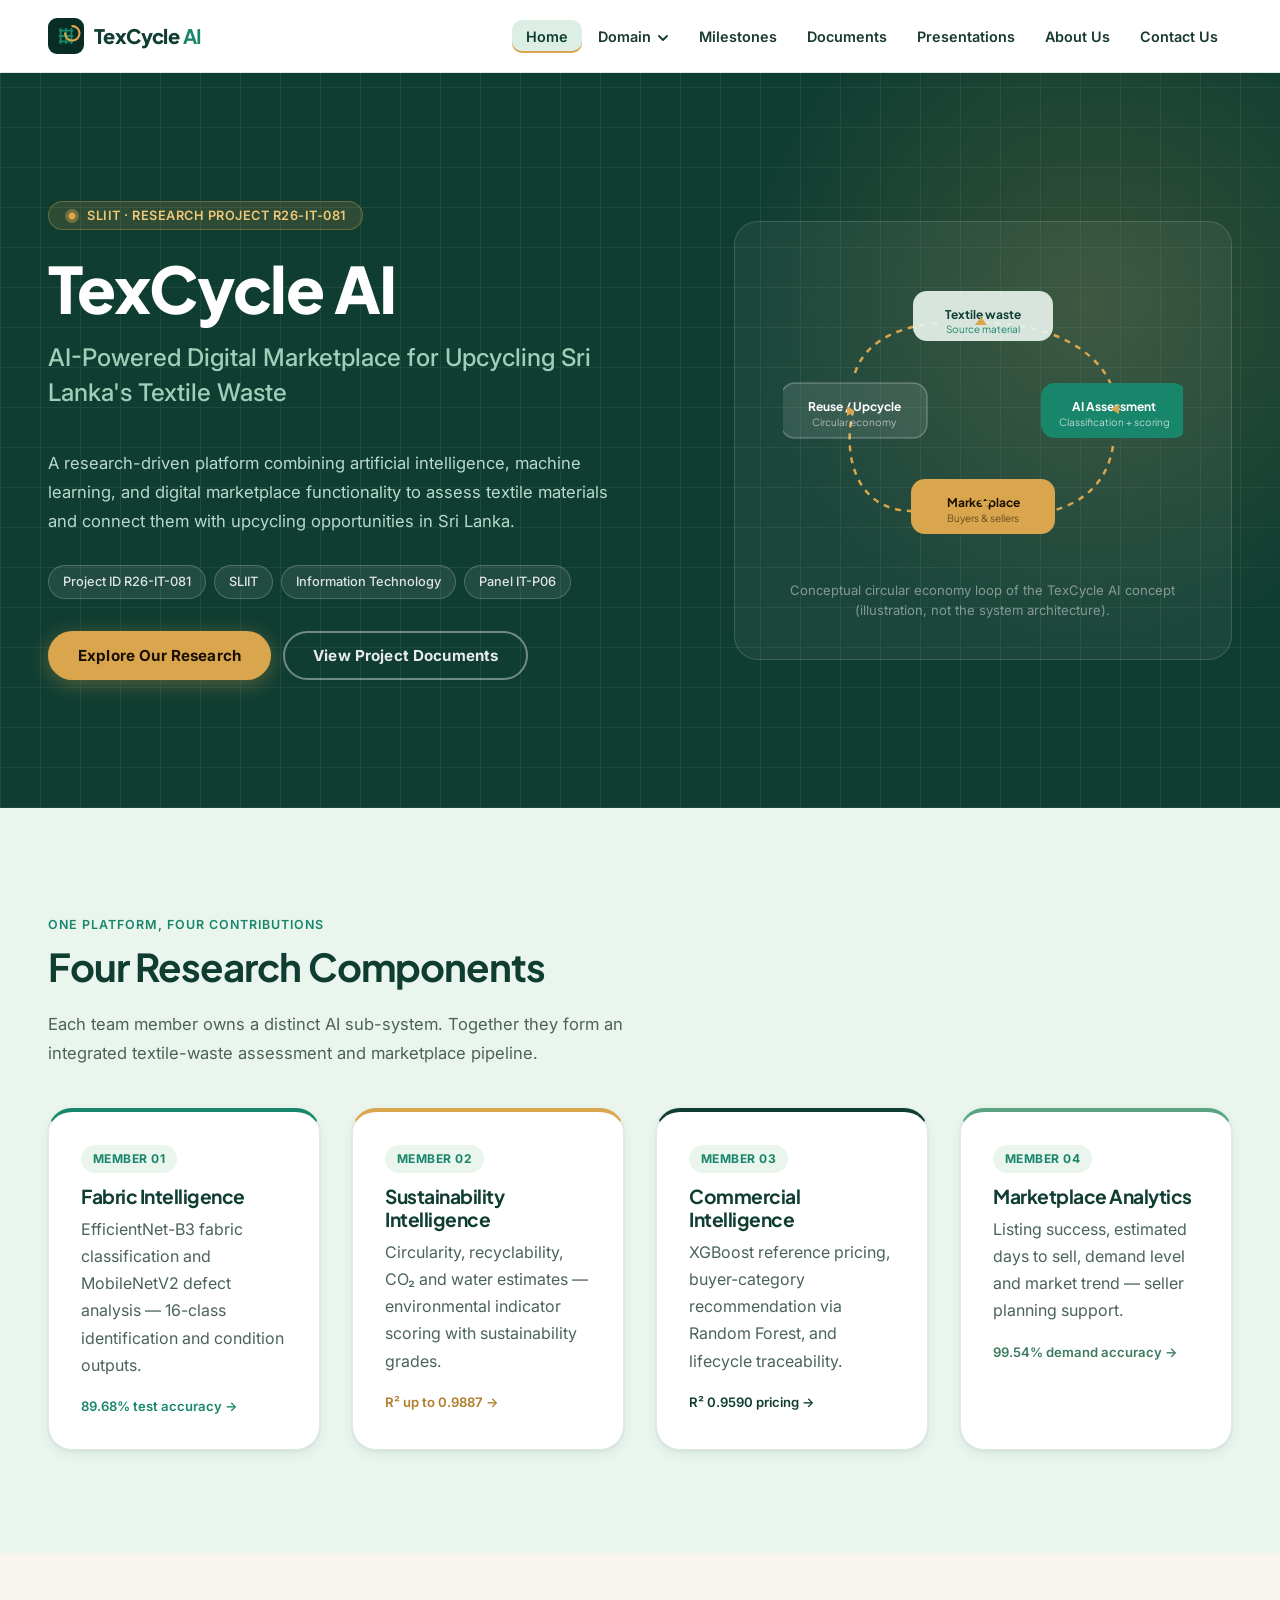
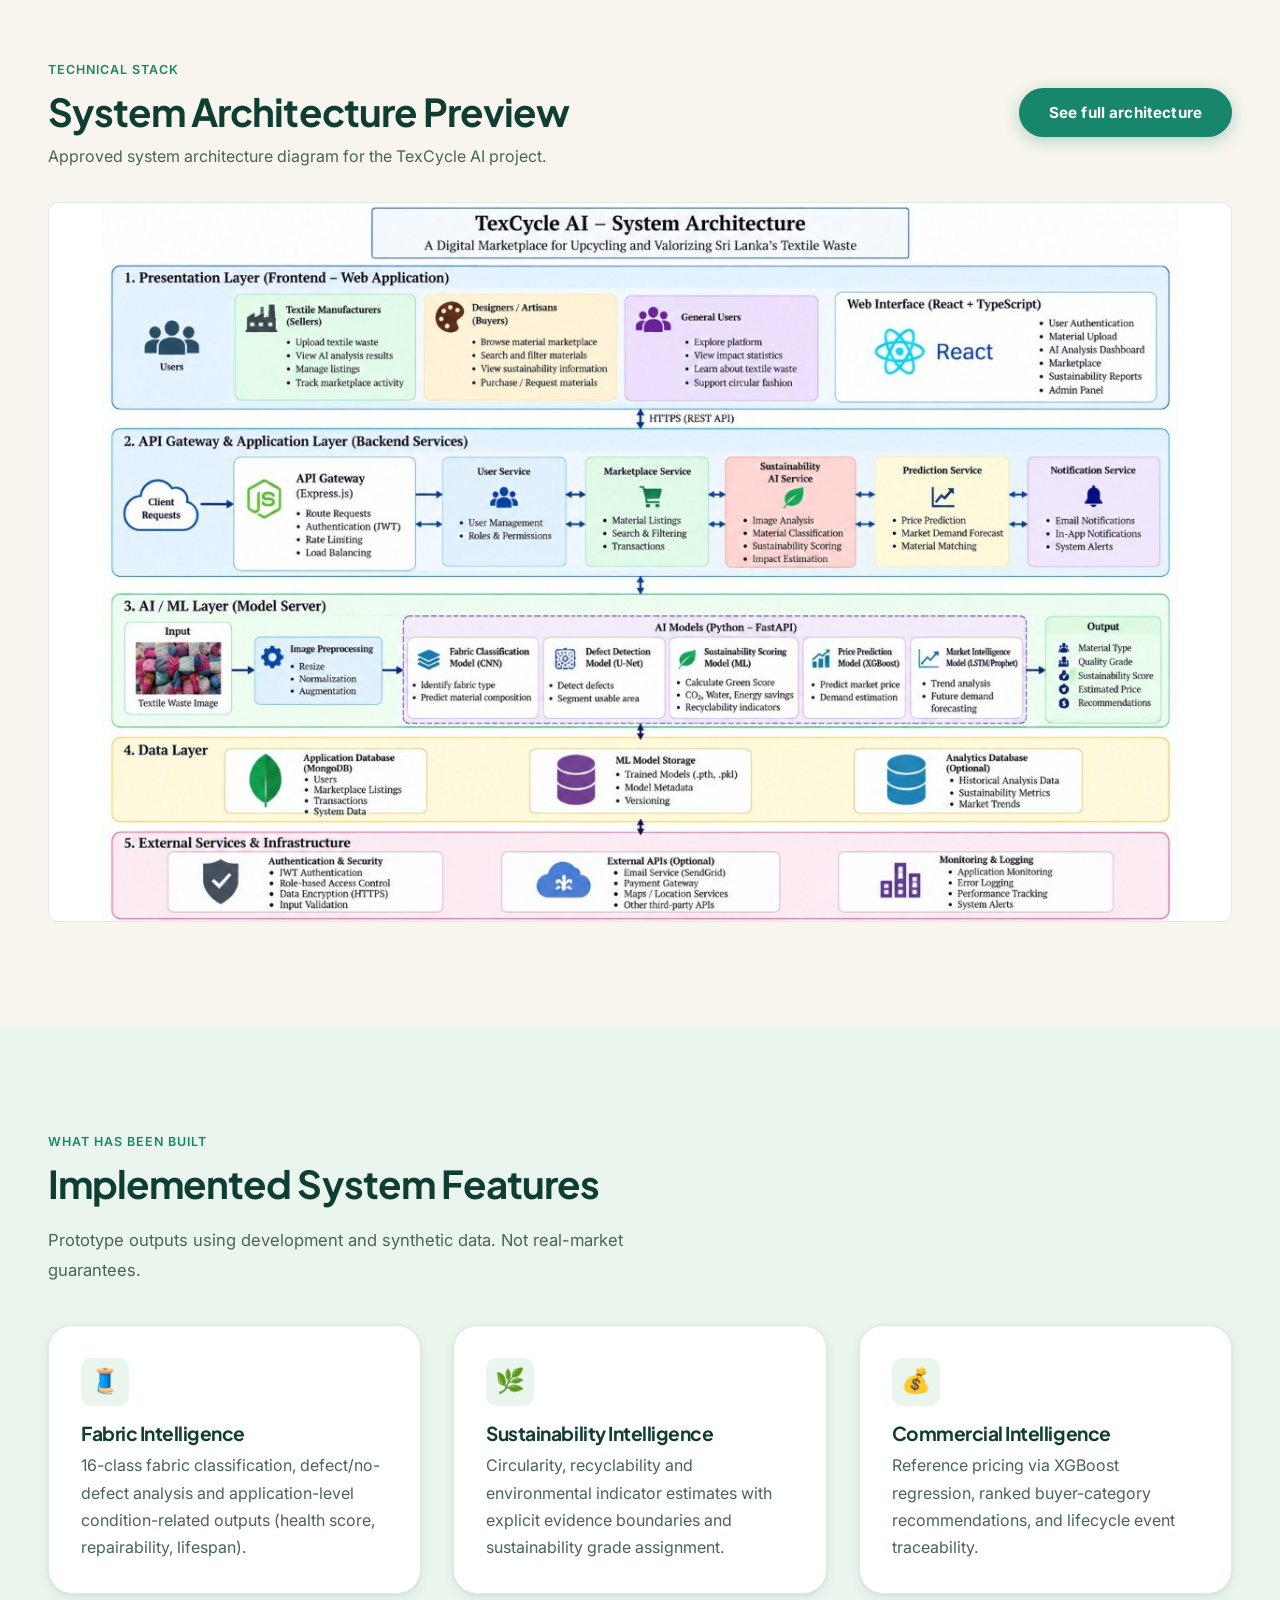
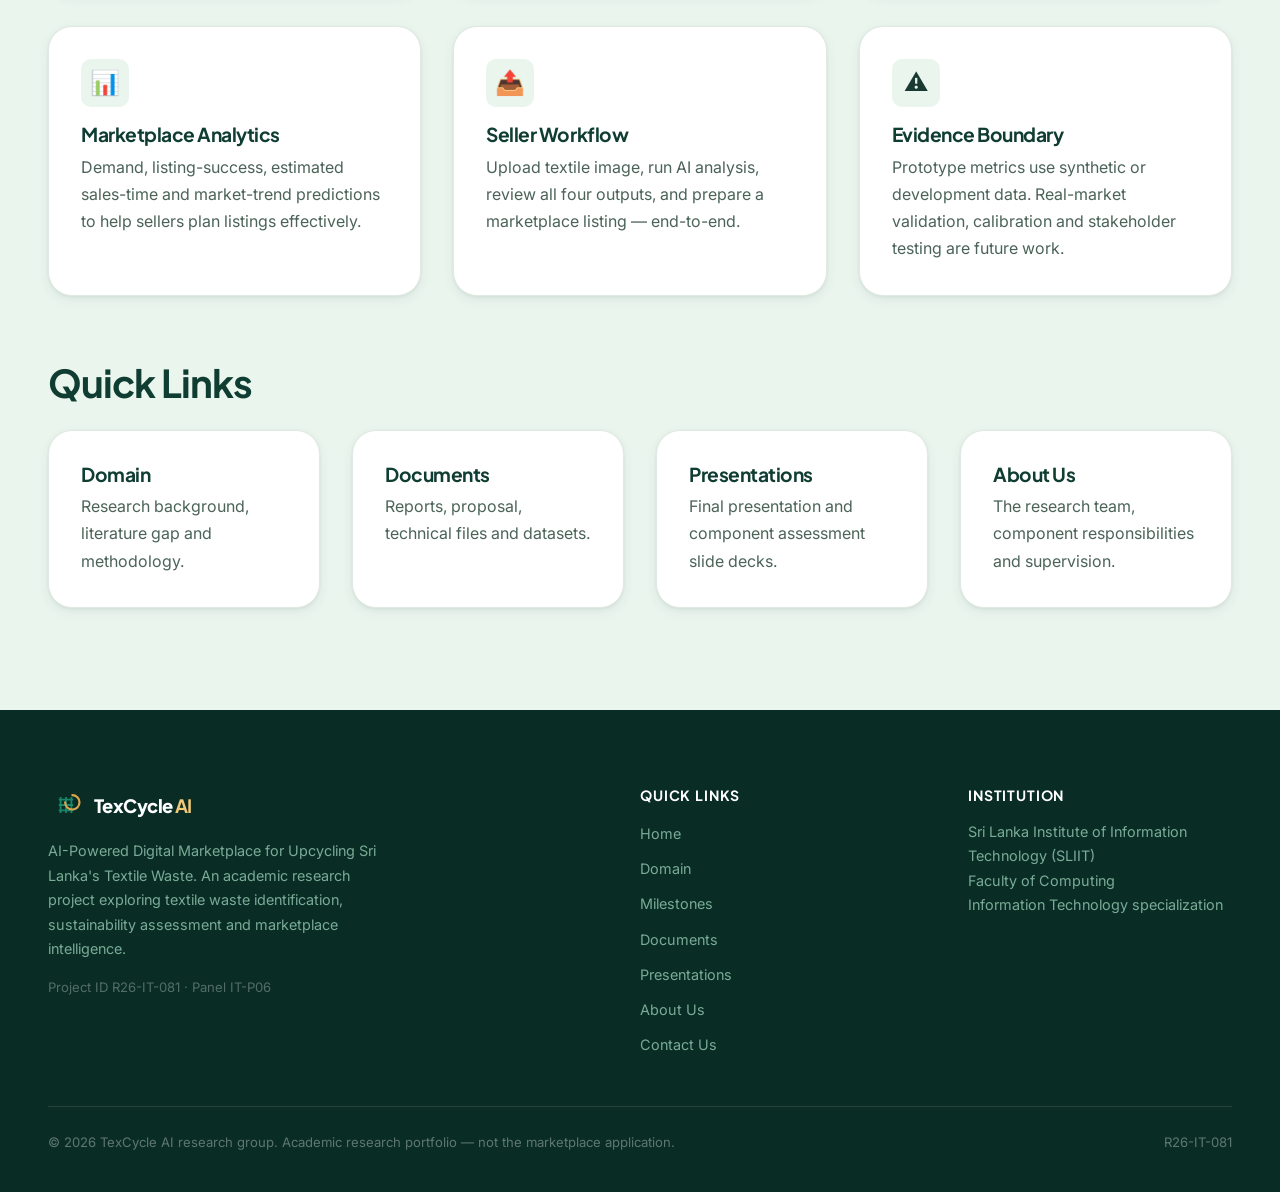
<file: index.html>
<!DOCTYPE html>
<html lang="en">
<head>
<meta charset="utf-8">
<meta name="viewport" content="width=device-width,initial-scale=1">
<title>Home | TexCycle AI — R26-IT-081</title>
<meta name="description" content="TexCycle AI: AI-powered digital marketplace for upcycling Sri Lanka's textile waste. SLIIT research project R26-IT-081.">
<link rel="stylesheet" href="css/style.css">
</head>
<body data-page="home">
<main id="main">

<!-- ═══════════════════════════════════════════════════════════
     HERO
═══════════════════════════════════════════════════════════ -->
<section class="hero">
  <div class="wrap">
    <div class="hero-text">
      <div class="hero-badge">
        <svg width="14" height="14" viewBox="0 0 14 14" fill="none" aria-hidden="true"><circle cx="7" cy="7" r="7" fill="#D9A64E" opacity=".4"/><circle cx="7" cy="7" r="3.5" fill="#D9A64E"/></svg>
        SLIIT · Research Project R26-IT-081
      </div>
      <h1>TexCycle AI<small>AI-Powered Digital Marketplace for Upcycling Sri Lanka's Textile Waste</small></h1>
      <p class="lead">A research-driven platform combining artificial intelligence, machine learning, and digital marketplace functionality to assess textile materials and connect them with upcycling opportunities in Sri Lanka.</p>
      <div class="chips">
        <span class="chip">Project ID R26-IT-081</span>
        <span class="chip">SLIIT</span>
        <span class="chip">Information Technology</span>
        <span class="chip">Panel IT-P06</span>
      </div>
      <div class="btns">
        <a class="btn btn-gold" href="domain.html">Explore Our Research</a>
        <a class="btn btn-line" href="documents.html">View Project Documents</a>
      </div>
    </div>

    <div class="hero-diagram">
      <figure class="loop">
        <svg viewBox="0 0 400 300" role="img" aria-label="Circular flow: textile waste, AI assessment, marketplace, reuse and upcycling">
          <g fill="none" stroke="#D9A64E" stroke-width="2.5" class="dash">
            <path d="M200 62 C300 62 340 120 330 150"/>
            <path d="M330 185 C320 250 250 262 200 250"/>
            <path d="M130 250 C70 250 60 190 70 150"/>
            <path d="M72 112 C85 70 140 62 160 62"/>
          </g>
          <g font-family="Plus Jakarta Sans,Segoe UI,Arial,sans-serif" font-size="12" font-weight="700" text-anchor="middle">
            <rect x="130" y="30" width="140" height="50" rx="14" fill="rgba(234,245,238,.9)"/>
            <text x="200" y="58" fill="#103D32">Textile waste</text>
            <text x="200" y="72" fill="#18866B" font-size="10" font-weight="400">Source material</text>

            <rect x="258" y="122" width="146" height="55" rx="14" fill="#18866B"/>
            <text x="331" y="150" fill="#fff">AI Assessment</text>
            <text x="331" y="165" fill="rgba(255,255,255,.7)" font-size="10" font-weight="400">Classification + scoring</text>

            <rect x="128" y="218" width="144" height="55" rx="14" fill="#D9A64E"/>
            <text x="200" y="246" fill="#1a0f00">Marketplace</text>
            <text x="200" y="261" fill="rgba(26,15,0,.6)" font-size="10" font-weight="400">Buyers &amp; sellers</text>

            <rect x="-2" y="122" width="146" height="55" rx="14" fill="rgba(255,255,255,.1)" stroke="rgba(255,255,255,.25)" stroke-width="1.5"/>
            <text x="71" y="150" fill="#fff">Reuse / Upcycle</text>
            <text x="71" y="165" fill="rgba(255,255,255,.6)" font-size="10" font-weight="400">Circular economy</text>
          </g>
          <!-- Arrow heads -->
          <g fill="#D9A64E">
            <polygon points="328,148 336,143 336,153"/>
            <polygon points="202,248 196,240 208,240"/>
            <polygon points="72,150 64,145 64,155"/>
            <polygon points="196,62 202,54 208,62" transform="translate(-4,2)"/>
          </g>
        </svg>
        <figcaption>Conceptual circular economy loop of the TexCycle AI concept (illustration, not the system architecture).</figcaption>
      </figure>
    </div>
  </div>
</section>

<!-- ═══════════════════════════════════════════════════════════
     FOUR RESEARCH COMPONENTS
═══════════════════════════════════════════════════════════ -->
<section class="block alt">
  <div class="wrap">
    <p class="section-label">One platform, four contributions</p>
    <h2>Four Research Components</h2>
    <p class="lead" style="margin-bottom:2.5rem">Each team member owns a distinct AI sub-system. Together they form an integrated textile-waste assessment and marketplace pipeline.</p>
    <div class="grid g4">
      <a class="card comp" href="components.html#member-01">
        <span class="tag">Member 01</span>
        <h3>Fabric Intelligence</h3>
        <p>EfficientNet-B3 fabric classification and MobileNetV2 defect analysis — 16-class identification and condition outputs.</p>
        <p style="font-size:.82rem;color:var(--emerald);font-weight:600;margin-top:auto">89.68% test accuracy →</p>
      </a>
      <a class="card comp c2" href="components.html#member-02">
        <span class="tag">Member 02</span>
        <h3>Sustainability Intelligence</h3>
        <p>Circularity, recyclability, CO₂ and water estimates — environmental indicator scoring with sustainability grades.</p>
        <p style="font-size:.82rem;color:var(--gold-d);font-weight:600;margin-top:auto">R² up to 0.9887 →</p>
      </a>
      <a class="card comp c3" href="components.html#member-03">
        <span class="tag">Member 03</span>
        <h3>Commercial Intelligence</h3>
        <p>XGBoost reference pricing, buyer-category recommendation via Random Forest, and lifecycle traceability.</p>
        <p style="font-size:.82rem;color:var(--forest);font-weight:600;margin-top:auto">R² 0.9590 pricing →</p>
      </a>
      <a class="card comp c4" href="components.html#member-04">
        <span class="tag">Member 04</span>
        <h3>Marketplace Analytics</h3>
        <p>Listing success, estimated days to sell, demand level and market trend — seller planning support.</p>
        <p style="font-size:.82rem;color:#3D7A5E;font-weight:600;margin-top:auto">99.54% demand accuracy →</p>
      </a>
    </div>
  </div>
</section>

<!-- ═══════════════════════════════════════════════════════════
     SYSTEM ARCHITECTURE PREVIEW
═══════════════════════════════════════════════════════════ -->
<section class="block">
  <div class="wrap">
    <div style="display:grid;grid-template-columns:1fr auto;gap:2rem;align-items:start;margin-bottom:2rem;flex-wrap:wrap">
      <div>
        <p class="section-label">Technical stack</p>
        <h2 style="margin-bottom:.5rem">System Architecture Preview</h2>
        <p>Approved system architecture diagram for the TexCycle AI project.</p>
      </div>
      <a class="btn btn-green" href="domain.html#architecture" style="white-space:nowrap;align-self:center">See full architecture</a>
    </div>
    <img class="zoomable" src="assets/documents/System_Architecture_Diagram.jpeg" alt="TexCycle AI system architecture diagram" style="display:block;width:100%;height:auto;max-height:720px;object-fit:contain;border:1px solid var(--border);border-radius:var(--r-md);background:#fff">
  </div>
</section>

<!-- ═══════════════════════════════════════════════════════════
     IMPLEMENTED SYSTEM FEATURES
═══════════════════════════════════════════════════════════ -->
<section class="block alt">
  <div class="wrap">
    <p class="section-label">What has been built</p>
    <h2>Implemented System Features</h2>
    <p class="lead" style="margin-bottom:2.5rem">Prototype outputs using development and synthetic data. Not real-market guarantees.</p>
    <div class="grid g3">
      <div class="card">
        <div class="feature-icon">🧵</div>
        <h3>Fabric Intelligence</h3>
        <p>16-class fabric classification, defect/no-defect analysis and application-level condition-related outputs (health score, repairability, lifespan).</p>
      </div>
      <div class="card">
        <div class="feature-icon">🌿</div>
        <h3>Sustainability Intelligence</h3>
        <p>Circularity, recyclability and environmental indicator estimates with explicit evidence boundaries and sustainability grade assignment.</p>
      </div>
      <div class="card">
        <div class="feature-icon">💰</div>
        <h3>Commercial Intelligence</h3>
        <p>Reference pricing via XGBoost regression, ranked buyer-category recommendations, and lifecycle event traceability.</p>
      </div>
      <div class="card">
        <div class="feature-icon">📊</div>
        <h3>Marketplace Analytics</h3>
        <p>Demand, listing-success, estimated sales-time and market-trend predictions to help sellers plan listings effectively.</p>
      </div>
      <div class="card">
        <div class="feature-icon">📤</div>
        <h3>Seller Workflow</h3>
        <p>Upload textile image, run AI analysis, review all four outputs, and prepare a marketplace listing — end-to-end.</p>
      </div>
      <div class="card">
        <div class="feature-icon">⚠️</div>
        <h3>Evidence Boundary</h3>
        <p>Prototype metrics use synthetic or development data. Real-market validation, calibration and stakeholder testing are future work.</p>
      </div>
    </div>

    <h2 style="margin-top:4rem;margin-bottom:1.5rem">Quick Links</h2>
    <div class="grid g4">
      <a class="card" href="domain.html">
        <h3>Domain</h3>
        <p>Research background, literature gap and methodology.</p>
      </a>
      <a class="card" href="documents.html">
        <h3>Documents</h3>
        <p>Reports, proposal, technical files and datasets.</p>
      </a>
      <a class="card" href="presentations.html">
        <h3>Presentations</h3>
        <p>Final presentation and component assessment slide decks.</p>
      </a>
      <a class="card" href="about.html">
        <h3>About Us</h3>
        <p>The research team, component responsibilities and supervision.</p>
      </a>
    </div>
  </div>
</section>

</main>
<script src="js/main.js"></script>
</body>
</html>
</file>
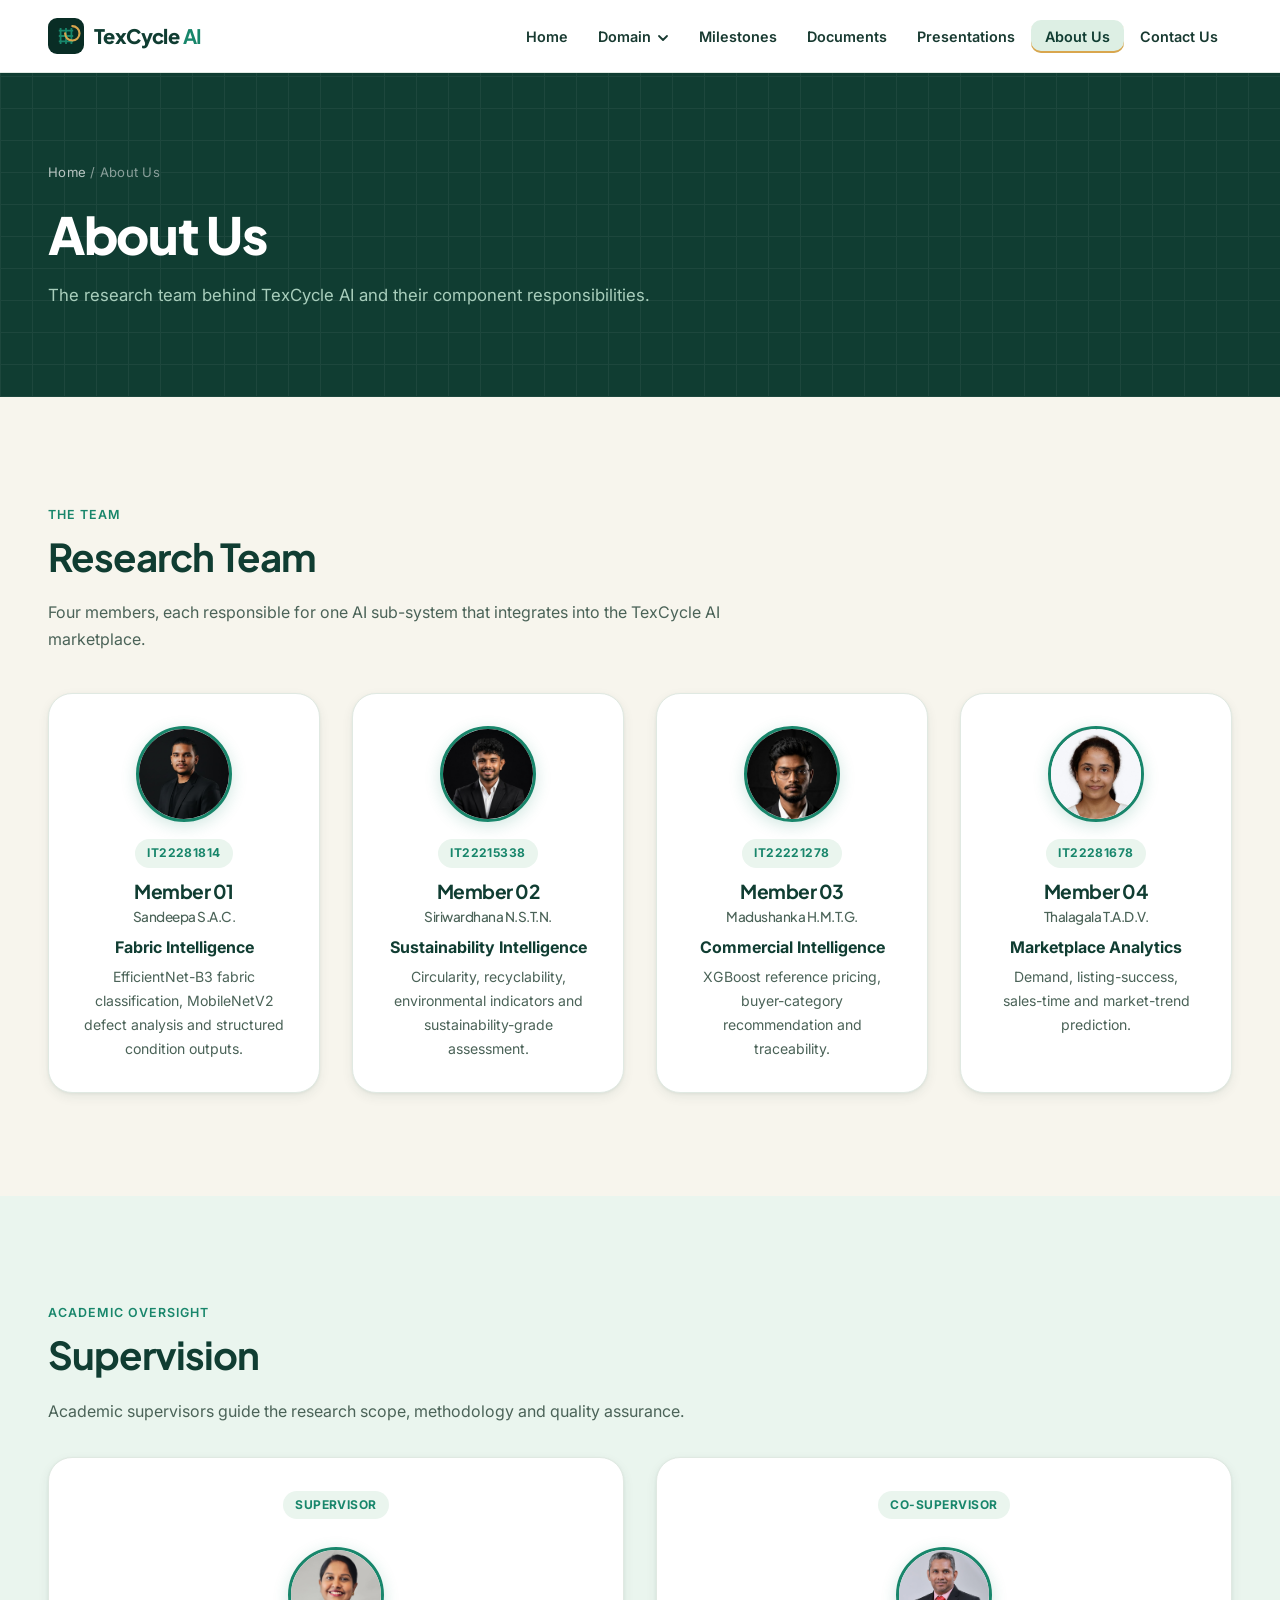
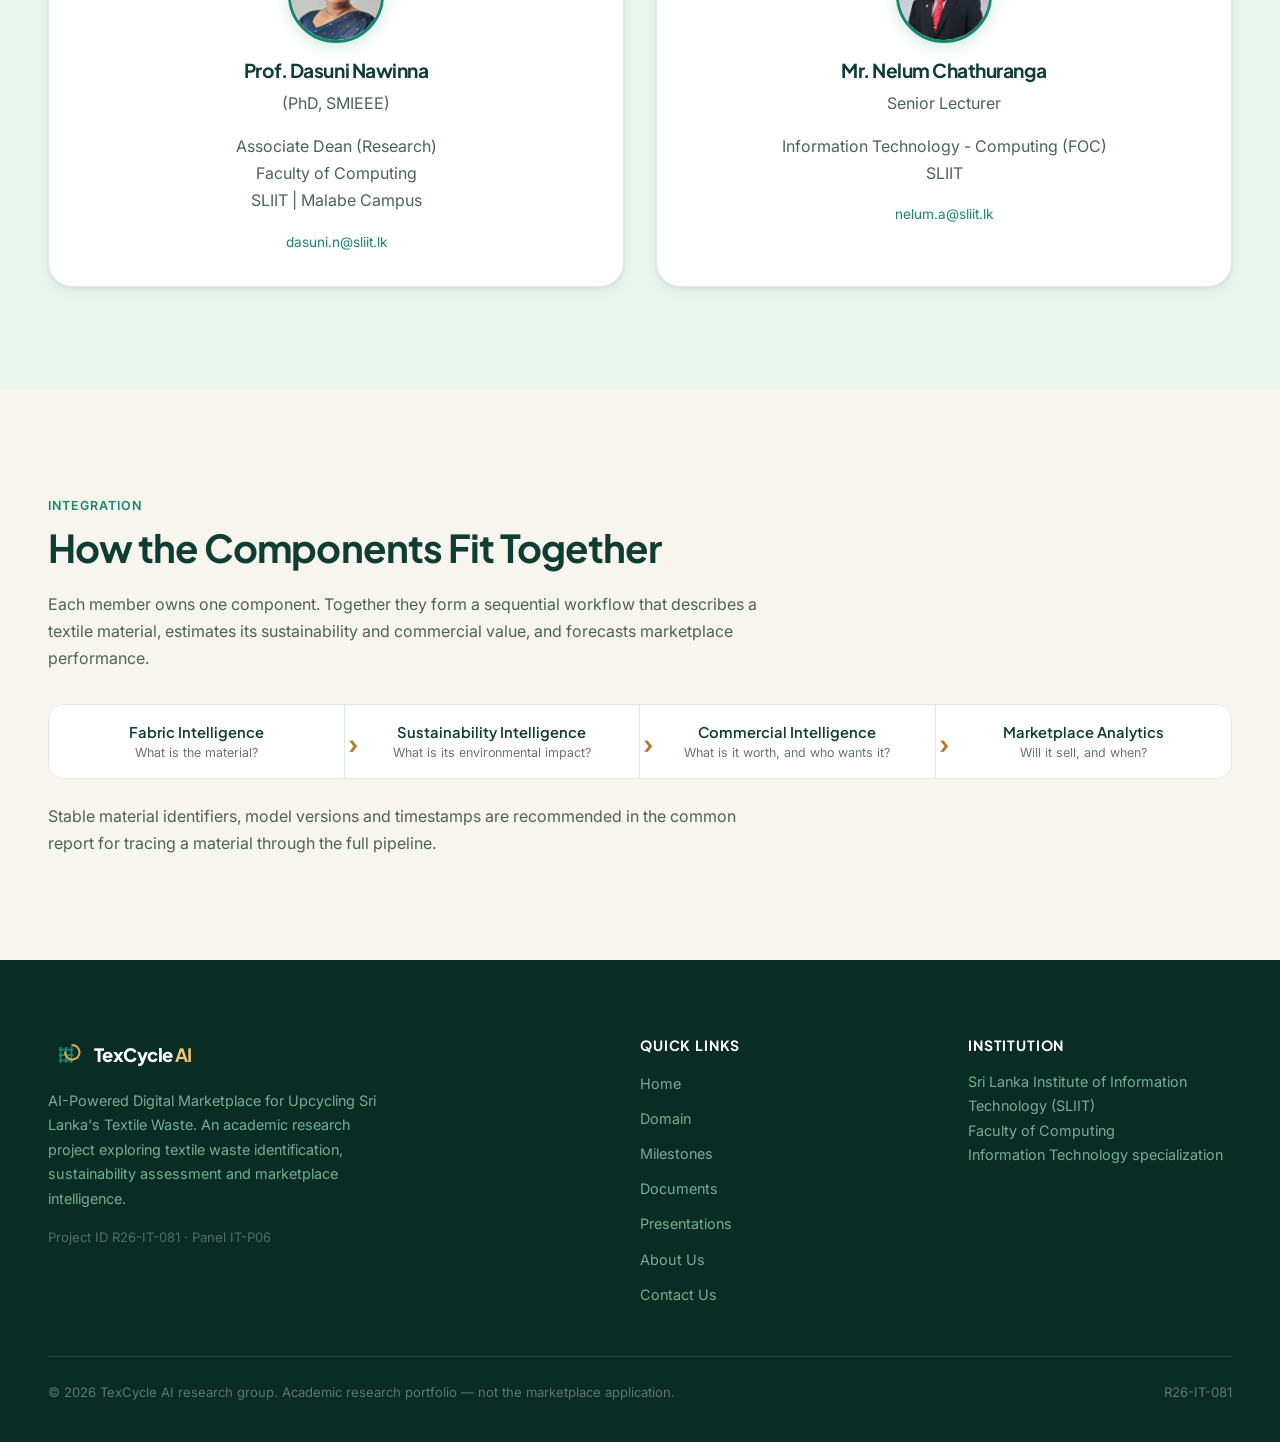
<file: about.html>
<!DOCTYPE html>
<html lang="en">
<head>
<meta charset="utf-8">
<meta name="viewport" content="width=device-width,initial-scale=1">
<title>About Us | TexCycle AI — R26-IT-081</title>
<meta name="description" content="The verified TexCycle AI research team and component responsibilities.">
<link rel="stylesheet" href="css/style.css">
</head>
<body data-page="about">
<main id="main">

<div class="page-head">
  <div class="wrap">
    <div class="crumbs"><a href="index.html">Home</a> / About Us</div>
    <h1>About Us</h1>
    <p>The research team behind TexCycle AI and their component responsibilities.</p>
  </div>
</div>

<!-- Research Team -->
<section class="block">
  <div class="wrap">
    <p class="section-label">The team</p>
    <h2>Research Team</h2>
    <p style="margin-bottom:2.5rem">Four members, each responsible for one AI sub-system that integrates into the TexCycle AI marketplace.</p>
    <div class="grid g4">

      <article class="card" style="text-align:center">
        <img class="member-photo" src="assets/images/chanuka_img.jpeg" alt="Portrait of Sandeepa S.A.C." style="margin:0 auto 16px">
        <span class="tag">IT22281814</span>
        <h3>Member 01<br><span style="font-size:.85rem;font-weight:500;color:var(--text-sec)">Sandeepa S.A.C.</span></h3>
        <p style="font-weight:700;color:var(--forest);margin:.5rem 0 .25rem">Fabric Intelligence</p>
        <p style="font-size:.88rem">EfficientNet-B3 fabric classification, MobileNetV2 defect analysis and structured condition outputs.</p>
      </article>

      <article class="card" style="text-align:center">
        <img class="member-photo" src="assets/images/PHOTO-2026-10-17-12-23-12.jpg" alt="Portrait of Siriwardhana N.S.T.N." style="margin:0 auto 16px">
        <span class="tag">IT22215338</span>
        <h3>Member 02<br><span style="font-size:.85rem;font-weight:500;color:var(--text-sec)">Siriwardhana N.S.T.N.</span></h3>
        <p style="font-weight:700;color:var(--forest);margin:.5rem 0 .25rem">Sustainability Intelligence</p>
        <p style="font-size:.88rem">Circularity, recyclability, environmental indicators and sustainability-grade assessment.</p>
      </article>

      <article class="card" style="text-align:center">
        <img class="member-photo" src="assets/images/PHOTO-2026-10-17-12-28-48.jpg" alt="Portrait of Madushanka H.M.T.G." style="margin:0 auto 16px">
        <span class="tag">IT22221278</span>
        <h3>Member 03<br><span style="font-size:.85rem;font-weight:500;color:var(--text-sec)">Madushanka H.M.T.G.</span></h3>
        <p style="font-weight:700;color:var(--forest);margin:.5rem 0 .25rem">Commercial Intelligence</p>
        <p style="font-size:.88rem">XGBoost reference pricing, buyer-category recommendation and traceability.</p>
      </article>

      <article class="card" style="text-align:center">
        <img class="member-photo" src="assets/images/WhatsApp Image 2026-10-19 at 8.18.18 PM.jpeg" alt="Portrait of Thalagala T.A.D.V." style="margin:0 auto 16px">
        <span class="tag">IT22281678</span>
        <h3>Member 04<br><span style="font-size:.85rem;font-weight:500;color:var(--text-sec)">Thalagala T.A.D.V.</span></h3>
        <p style="font-weight:700;color:var(--forest);margin:.5rem 0 .25rem">Marketplace Analytics</p>
        <p style="font-size:.88rem">Demand, listing-success, sales-time and market-trend prediction.</p>
      </article>

    </div>
  </div>
</section>

<!-- Supervision -->
<section class="block alt">
  <div class="wrap">
    <p class="section-label">Academic oversight</p>
    <h2>Supervision</h2>
    <p style="margin-bottom:2rem">Academic supervisors guide the research scope, methodology and quality assurance.</p>
    <div class="grid g2">
      <article class="card" style="text-align:center">
        <span class="tag">Supervisor</span>
        <img class="member-photo" src="assets/images/supervisor_dasuni.png" alt="Portrait of Prof. Dasuni Nawinna" style="margin:16px auto">
        <h3>Prof. Dasuni Nawinna</h3>
        <p>(PhD, SMIEEE)</p>
        <p>Associate Dean (Research)<br>Faculty of Computing<br>SLIIT | Malabe Campus</p>
        <p class="member-email"><a href="mailto:dasuni.n@sliit.lk">dasuni.n@sliit.lk</a></p>
      </article>
      <article class="card" style="text-align:center">
        <span class="tag">Co-supervisor</span>
        <img class="member-photo" src="assets/images/cosupervisor_nelum.png" alt="Portrait of Mr. Nelum Chathuranga" style="margin:16px auto">
        <h3>Mr. Nelum Chathuranga</h3>
        <p>Senior Lecturer</p>
        <p>Information Technology - Computing (FOC)<br>SLIIT</p>
        <p class="member-email"><a href="mailto:nelum.a@sliit.lk">nelum.a@sliit.lk</a></p>
      </article>
    </div>
  </div>
</section>

<!-- How components fit together -->
<section class="block">
  <div class="wrap">
    <p class="section-label">Integration</p>
    <h2>How the Components Fit Together</h2>
    <p style="margin-bottom:2rem">Each member owns one component. Together they form a sequential workflow that describes a textile material, estimates its sustainability and commercial value, and forecasts marketplace performance.</p>
    <div class="flow">
      <div>Fabric Intelligence<small>What is the material?</small></div>
      <div>Sustainability Intelligence<small>What is its environmental impact?</small></div>
      <div>Commercial Intelligence<small>What is it worth, and who wants it?</small></div>
      <div>Marketplace Analytics<small>Will it sell, and when?</small></div>
    </div>
    <p style="margin-top:1.5rem">Stable material identifiers, model versions and timestamps are recommended in the common report for tracing a material through the full pipeline.</p>
  </div>
</section>

</main>
<script src="js/main.js"></script>
</body>
</html>
</file>
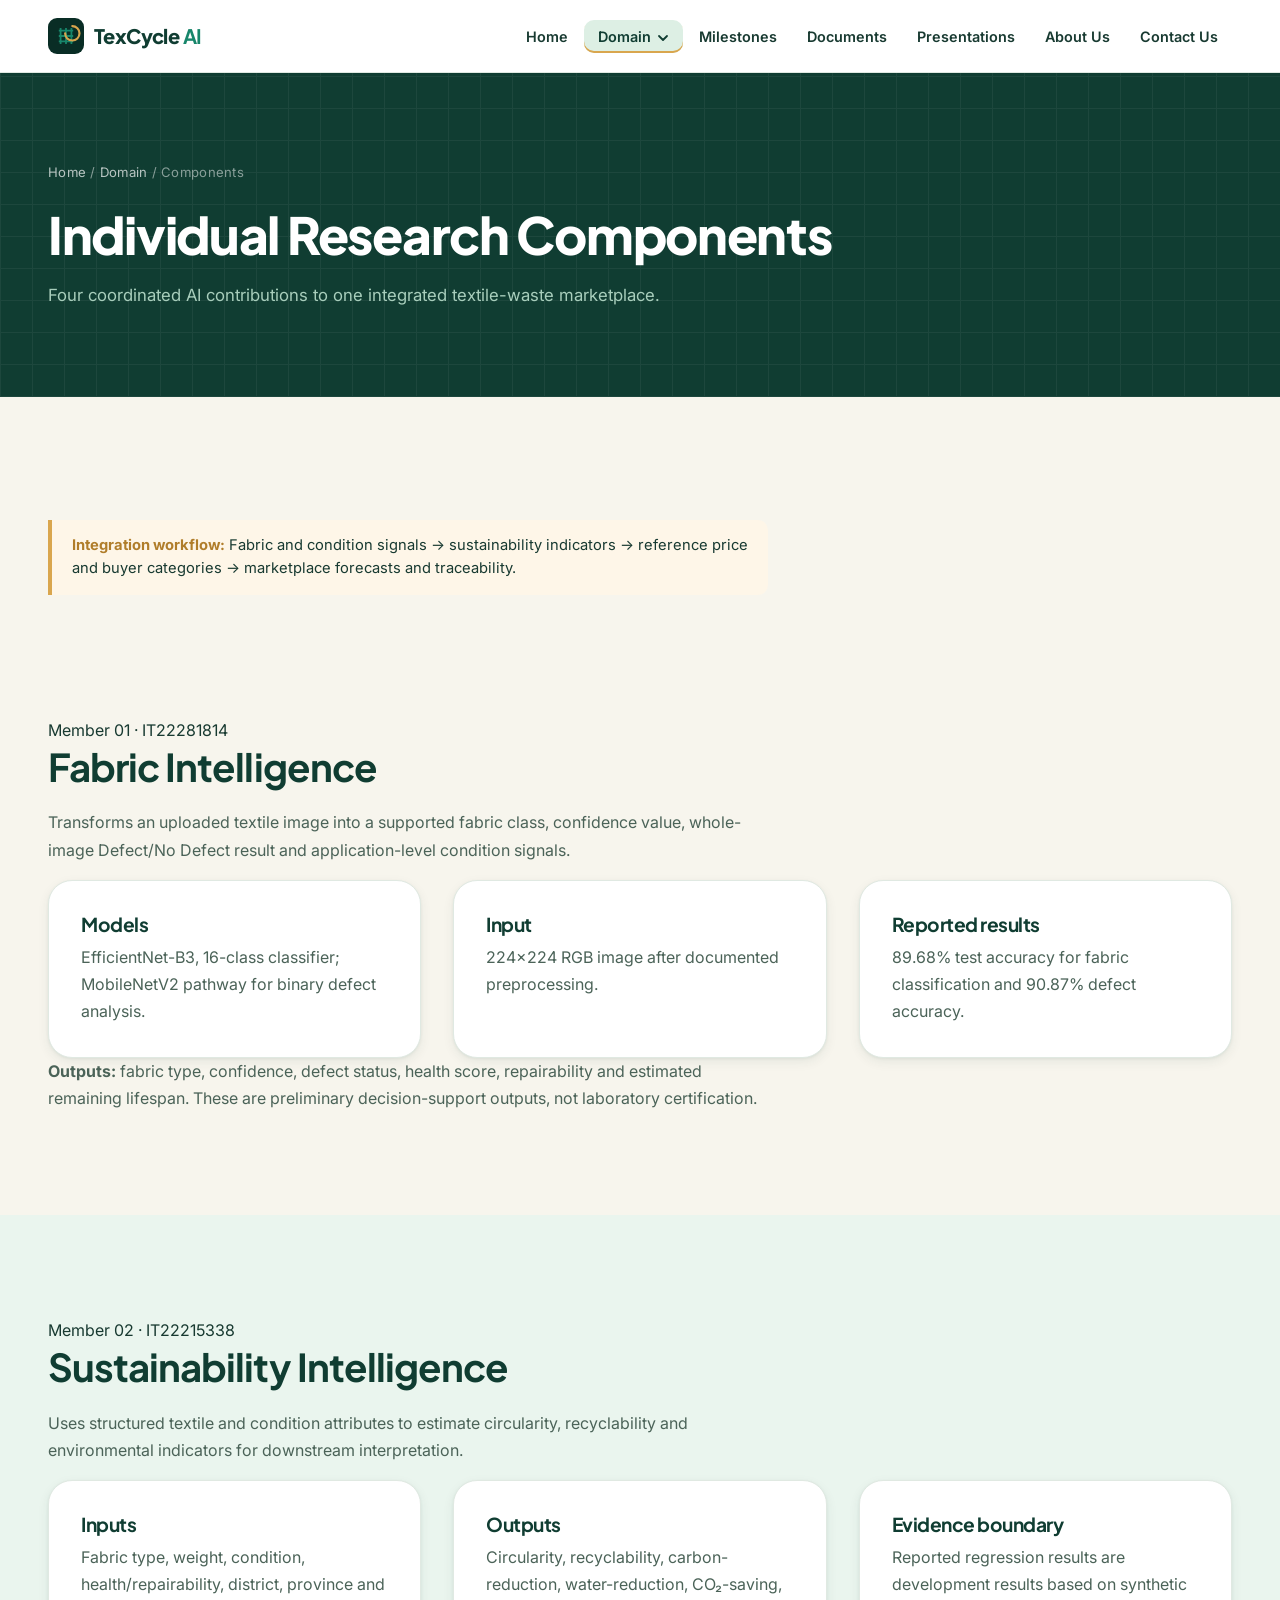
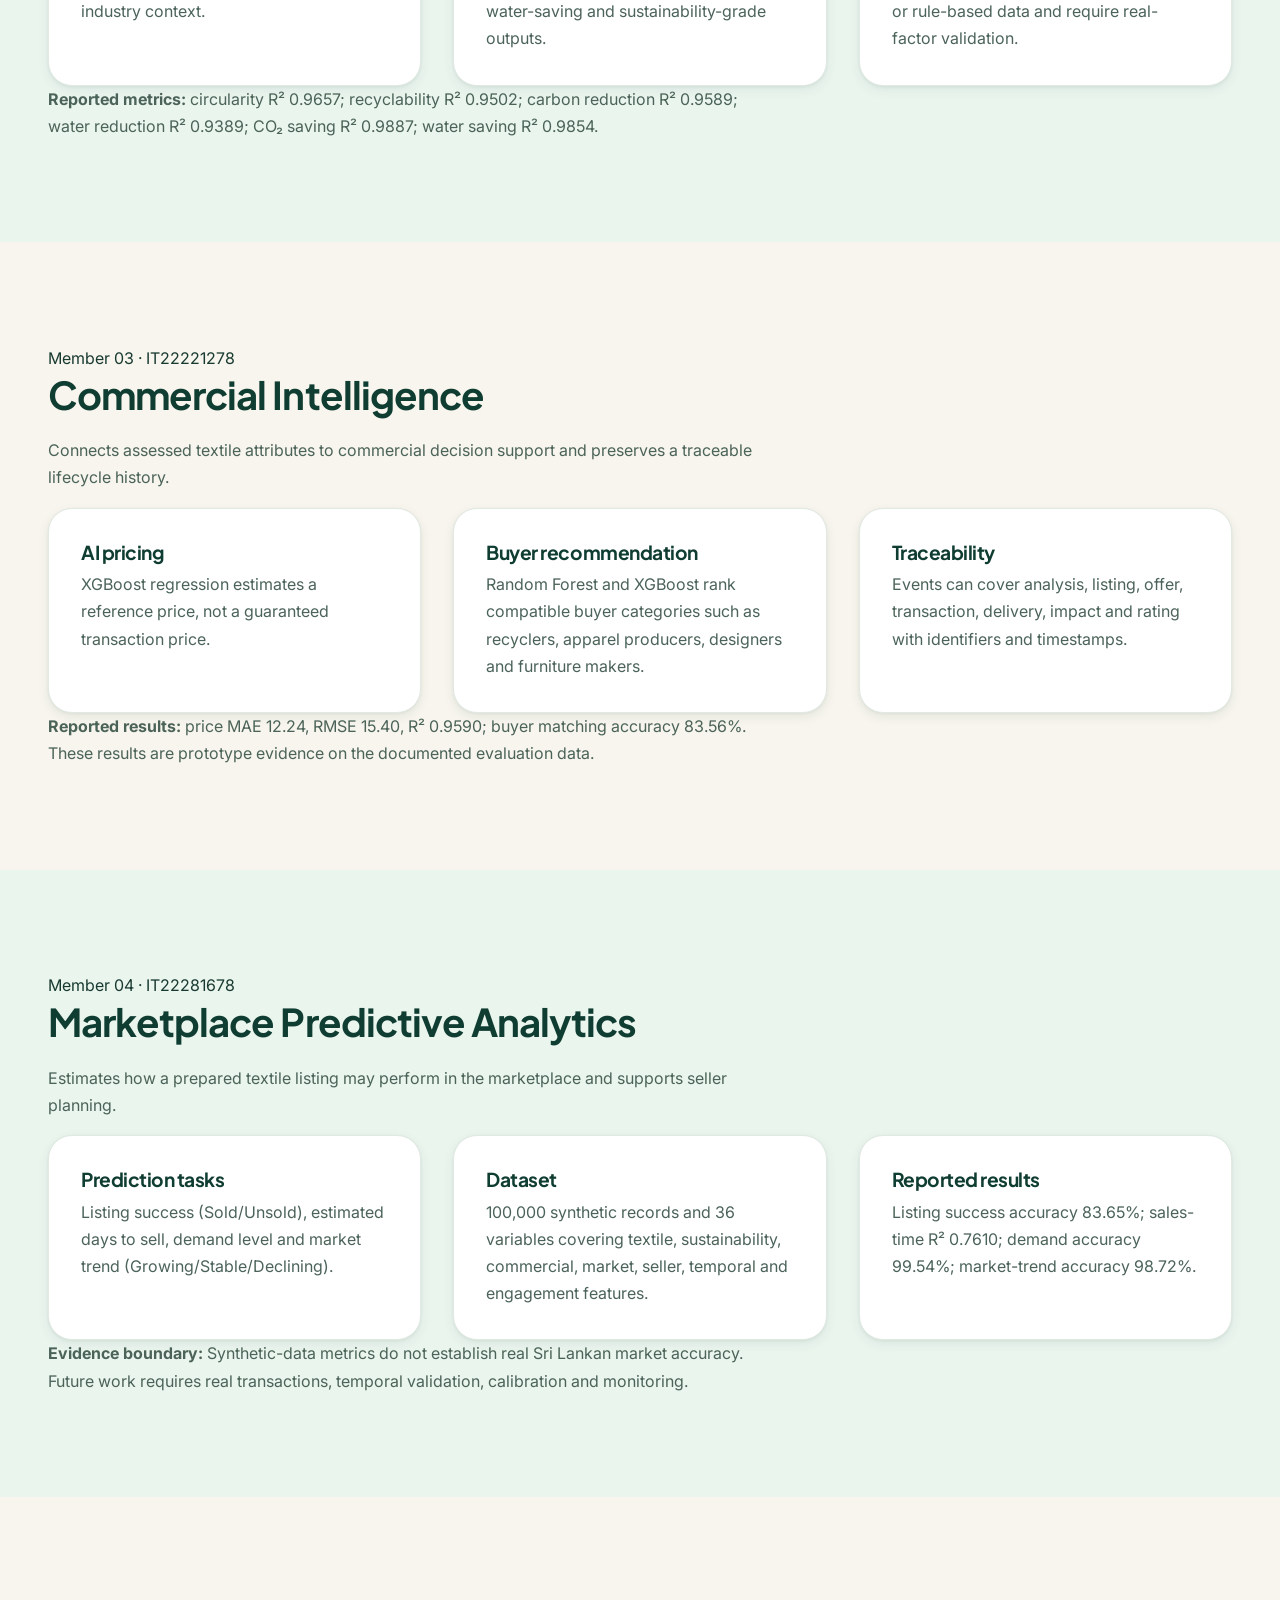
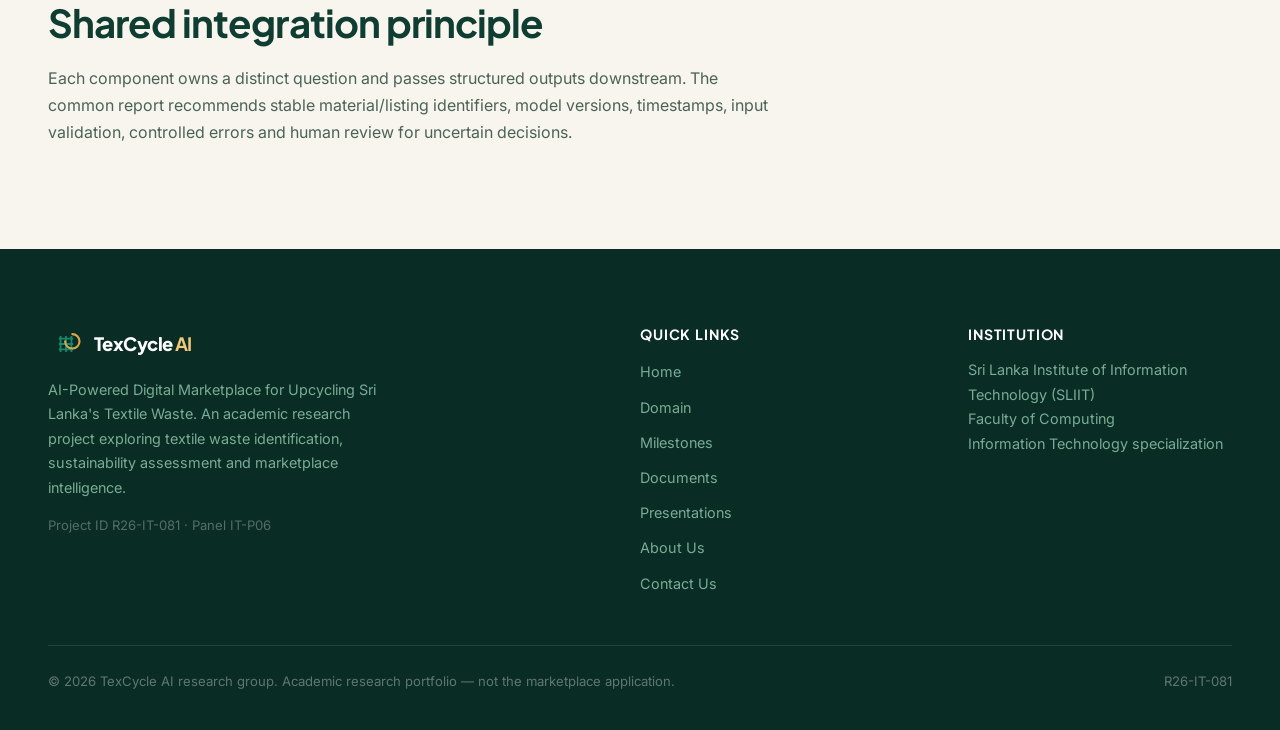
<file: components.html>
<!DOCTYPE html>
<html lang="en"><head><meta charset="utf-8"><meta name="viewport" content="width=device-width,initial-scale=1"><title>Individual Components | TexCycle AI — R26-IT-081</title><meta name="description" content="Verified summaries of the four TexCycle AI research components."><link rel="stylesheet" href="css/style.css"></head><body data-page="components"><main id="main">
<div class="page-head"><div class="wrap"><div class="crumbs"><a href="index.html">Home</a> / <a href="domain.html">Domain</a> / Components</div><h1>Individual Research Components</h1><p>Four coordinated AI contributions to one integrated textile-waste marketplace.</p></div></div>
<section class="block" style="padding-bottom:0"><div class="wrap"><div class="note"><strong>Integration workflow:</strong> Fabric and condition signals → sustainability indicators → reference price and buyer categories → marketplace forecasts and traceability.</div></div></section>
<section class="block" id="member-01"><div class="wrap"><span class="tag">Member 01 · IT22281814</span><h2>Fabric Intelligence</h2><p>Transforms an uploaded textile image into a supported fabric class, confidence value, whole-image Defect/No Defect result and application-level condition signals.</p><div class="grid g3"><div class="card"><h3>Models</h3><p>EfficientNet-B3, 16-class classifier; MobileNetV2 pathway for binary defect analysis.</p></div><div class="card"><h3>Input</h3><p>224×224 RGB image after documented preprocessing.</p></div><div class="card"><h3>Reported results</h3><p>89.68% test accuracy for fabric classification and 90.87% defect accuracy.</p></div></div><p><strong>Outputs:</strong> fabric type, confidence, defect status, health score, repairability and estimated remaining lifespan. These are preliminary decision-support outputs, not laboratory certification.</p></div></section>
<section class="block alt" id="member-02"><div class="wrap"><span class="tag">Member 02 · IT22215338</span><h2>Sustainability Intelligence</h2><p>Uses structured textile and condition attributes to estimate circularity, recyclability and environmental indicators for downstream interpretation.</p><div class="grid g3"><div class="card"><h3>Inputs</h3><p>Fabric type, weight, condition, health/repairability, district, province and industry context.</p></div><div class="card"><h3>Outputs</h3><p>Circularity, recyclability, carbon-reduction, water-reduction, CO₂-saving, water-saving and sustainability-grade outputs.</p></div><div class="card"><h3>Evidence boundary</h3><p>Reported regression results are development results based on synthetic or rule-based data and require real-factor validation.</p></div></div><p><strong>Reported metrics:</strong> circularity R² 0.9657; recyclability R² 0.9502; carbon reduction R² 0.9589; water reduction R² 0.9389; CO₂ saving R² 0.9887; water saving R² 0.9854.</p></div></section>
<section class="block" id="member-03"><div class="wrap"><span class="tag">Member 03 · IT22221278</span><h2>Commercial Intelligence</h2><p>Connects assessed textile attributes to commercial decision support and preserves a traceable lifecycle history.</p><div class="grid g3"><div class="card"><h3>AI pricing</h3><p>XGBoost regression estimates a reference price, not a guaranteed transaction price.</p></div><div class="card"><h3>Buyer recommendation</h3><p>Random Forest and XGBoost rank compatible buyer categories such as recyclers, apparel producers, designers and furniture makers.</p></div><div class="card"><h3>Traceability</h3><p>Events can cover analysis, listing, offer, transaction, delivery, impact and rating with identifiers and timestamps.</p></div></div><p><strong>Reported results:</strong> price MAE 12.24, RMSE 15.40, R² 0.9590; buyer matching accuracy 83.56%. These results are prototype evidence on the documented evaluation data.</p></div></section>
<section class="block alt" id="member-04"><div class="wrap"><span class="tag">Member 04 · IT22281678</span><h2>Marketplace Predictive Analytics</h2><p>Estimates how a prepared textile listing may perform in the marketplace and supports seller planning.</p><div class="grid g3"><div class="card"><h3>Prediction tasks</h3><p>Listing success (Sold/Unsold), estimated days to sell, demand level and market trend (Growing/Stable/Declining).</p></div><div class="card"><h3>Dataset</h3><p>100,000 synthetic records and 36 variables covering textile, sustainability, commercial, market, seller, temporal and engagement features.</p></div><div class="card"><h3>Reported results</h3><p>Listing success accuracy 83.65%; sales-time R² 0.7610; demand accuracy 99.54%; market-trend accuracy 98.72%.</p></div></div><p><strong>Evidence boundary:</strong> Synthetic-data metrics do not establish real Sri Lankan market accuracy. Future work requires real transactions, temporal validation, calibration and monitoring.</p></div></section>
<section class="block"><div class="wrap"><h2>Shared integration principle</h2><p>Each component owns a distinct question and passes structured outputs downstream. The common report recommends stable material/listing identifiers, model versions, timestamps, input validation, controlled errors and human review for uncertain decisions.</p></div></section>
</main><script src="js/main.js"></script></body></html>
</file>
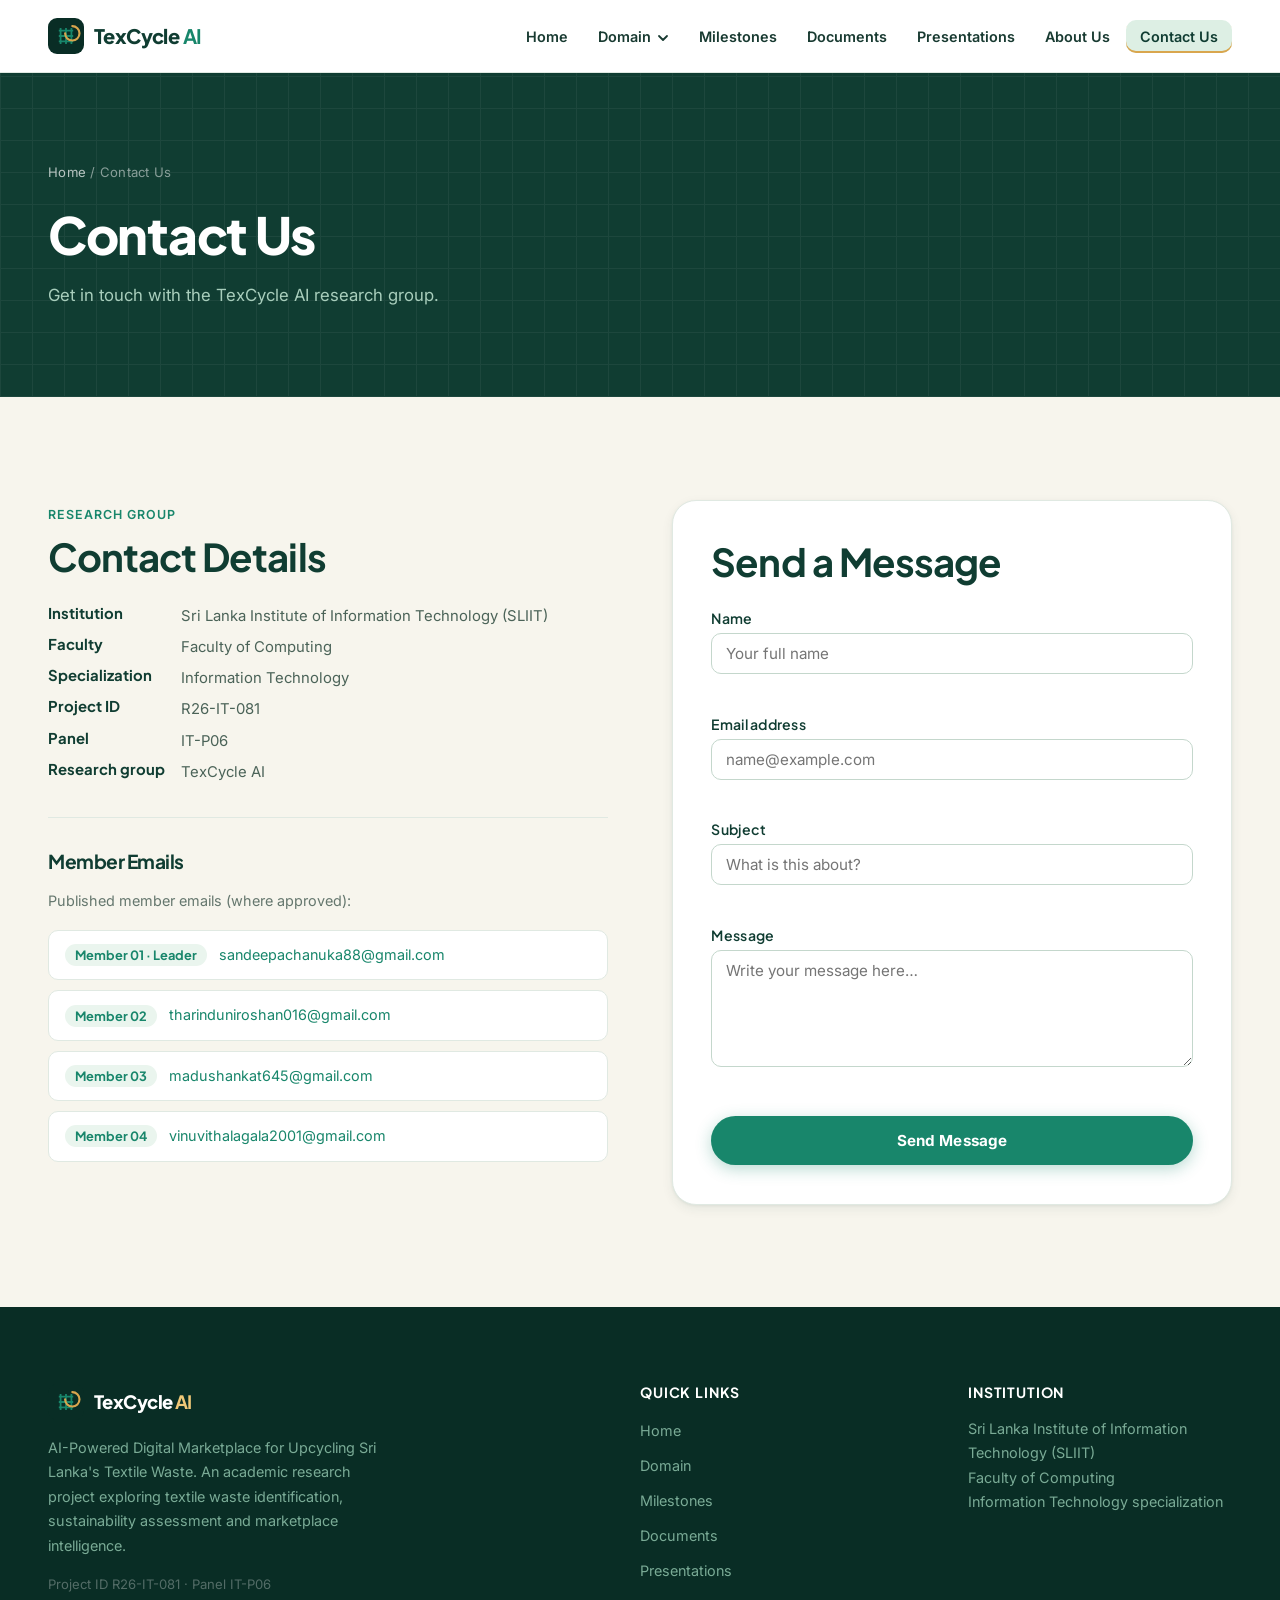
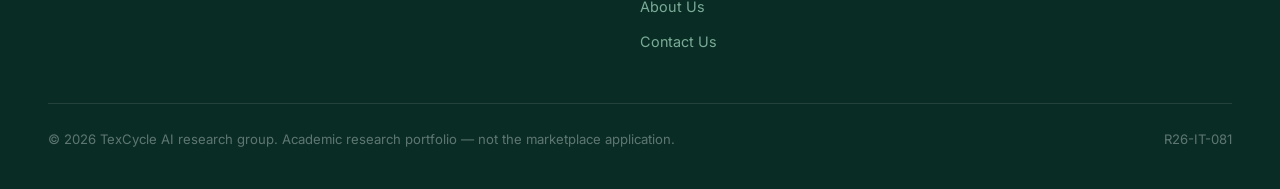
<file: contact.html>
<!DOCTYPE html>
<html lang="en">
<head>
<meta charset="utf-8">
<meta name="viewport" content="width=device-width,initial-scale=1">
<title>Contact Us | TexCycle AI — R26-IT-081</title>
<meta name="description" content="Get in touch with the TexCycle AI research group.">
<link rel="stylesheet" href="css/style.css">
</head>
<body data-page="contact">
<main id="main">

<div class="page-head">
  <div class="wrap">
    <div class="crumbs"><a href="index.html">Home</a> / Contact Us</div>
    <h1>Contact Us</h1>
    <p>Get in touch with the TexCycle AI research group.</p>
  </div>
</div>

<section class="block">
  <div class="wrap">
    <div class="grid g2" style="align-items:start;gap:clamp(2rem,5vw,5rem)">

      <!-- Left: contact info -->
      <div>
        <p class="section-label">Research group</p>
        <h2>Contact Details</h2>
        <dl class="meta" style="margin:1.5rem 0">
          <dt>Institution</dt>
          <dd>Sri Lanka Institute of Information Technology (SLIIT)</dd>
          <dt>Faculty</dt>
          <dd>Faculty of Computing</dd>
          <dt>Specialization</dt>
          <dd>Information Technology</dd>
          <dt>Project ID</dt>
          <dd>R26-IT-081</dd>
          <dt>Panel</dt>
          <dd>IT-P06</dd>
          <dt>Research group</dt>
          <dd>TexCycle AI</dd>
        </dl>

        <div class="divider"></div>

        <h3 style="margin-bottom:1rem">Member Emails</h3>
        <p style="font-size:.9rem;color:var(--text-muted);margin-bottom:1rem">Published member emails (where approved):</p>
        <ul style="list-style:none;padding:0;display:flex;flex-direction:column;gap:10px">
          <li style="display:flex;align-items:center;gap:12px;padding:12px 16px;background:#fff;border:1px solid var(--border);border-radius:var(--r-md)">
            <span style="font:700 .8rem var(--font-head);color:var(--emerald);background:var(--mint);border-radius:99px;padding:3px 10px">Member 01 · Leader</span>
            <a href="mailto:it22281814@my.sliit.lk" style="font-size:.9rem;color:var(--emerald)">sandeepachanuka88@gmail.com</a>
          </li>
          <li style="display:flex;align-items:center;gap:12px;padding:12px 16px;background:#fff;border:1px solid var(--border);border-radius:var(--r-md)">
            <span style="font:700 .8rem var(--font-head);color:var(--emerald);background:var(--mint);border-radius:99px;padding:3px 10px">Member 02</span>
            <a href="mailto:it22215338@my.sliit.lk" style="font-size:.9rem;color:var(--emerald)">tharinduniroshan016@gmail.com</a>
          </li>
          <li style="display:flex;align-items:center;gap:12px;padding:12px 16px;background:#fff;border:1px solid var(--border);border-radius:var(--r-md)">
            <span style="font:700 .8rem var(--font-head);color:var(--emerald);background:var(--mint);border-radius:99px;padding:3px 10px">Member 03</span>
            <a href="mailto:IT22221278@my.sliit.lk" style="font-size:.9rem;color:var(--emerald)">madushankat645@gmail.com</a>
          </li>
          <li style="display:flex;align-items:center;gap:12px;padding:12px 16px;background:#fff;border:1px solid var(--border);border-radius:var(--r-md)">
            <span style="font:700 .8rem var(--font-head);color:var(--emerald);background:var(--mint);border-radius:99px;padding:3px 10px">Member 04</span>
            <a href="mailto:it22281678@my.sliit.lk" style="font-size:.9rem;color:var(--emerald)">vinuvithalagala2001@gmail.com</a>
          </li>
        </ul>
      </div>

      <!-- Right: contact form -->
      <div class="card" style="padding:clamp(1.5rem,3vw,2.5rem)">
        <h2 style="margin-bottom:1.5rem">Send a Message</h2>
        <form id="contactForm" novalidate>
          <div class="field">
            <label for="name">Name</label>
            <input id="name" name="name" type="text" autocomplete="name" placeholder="Your full name" aria-describedby="e-name">
            <div class="err" id="e-name"></div>
          </div>
          <div class="field">
            <label for="email">Email address</label>
            <input id="email" name="email" type="email" autocomplete="email" placeholder="name@example.com" aria-describedby="e-email">
            <div class="err" id="e-email"></div>
          </div>
          <div class="field">
            <label for="subject">Subject</label>
            <input id="subject" name="subject" type="text" placeholder="What is this about?" aria-describedby="e-subject">
            <div class="err" id="e-subject"></div>
          </div>
          <div class="field">
            <label for="message">Message</label>
            <textarea id="message" name="message" rows="5" placeholder="Write your message here…" aria-describedby="e-message"></textarea>
            <div class="err" id="e-message"></div>
          </div>
          <button class="btn btn-green" type="submit" style="width:100%;justify-content:center">Send Message</button>
          <div id="formOut" aria-live="polite"></div>
        </form>
      </div>

    </div>
  </div>
</section>

</main>
<script src="js/main.js"></script>
</body>
</html>
</file>
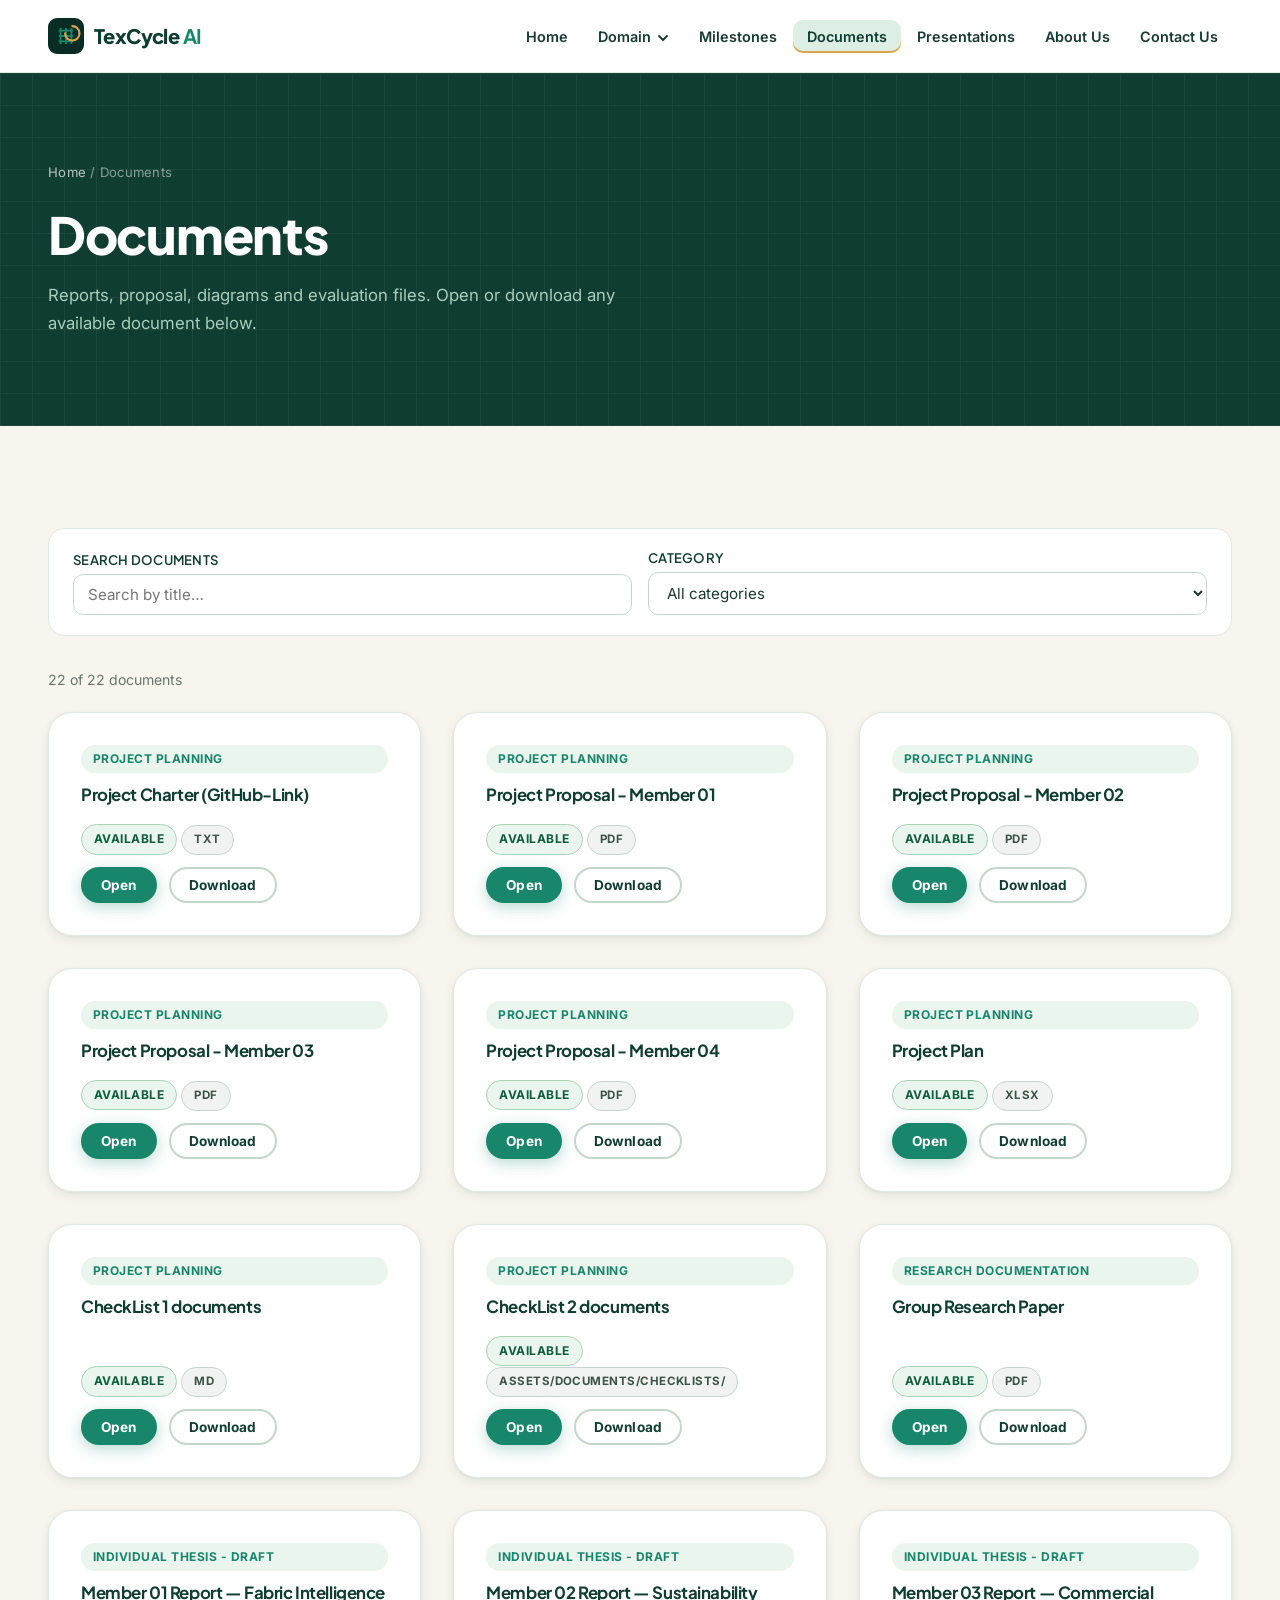
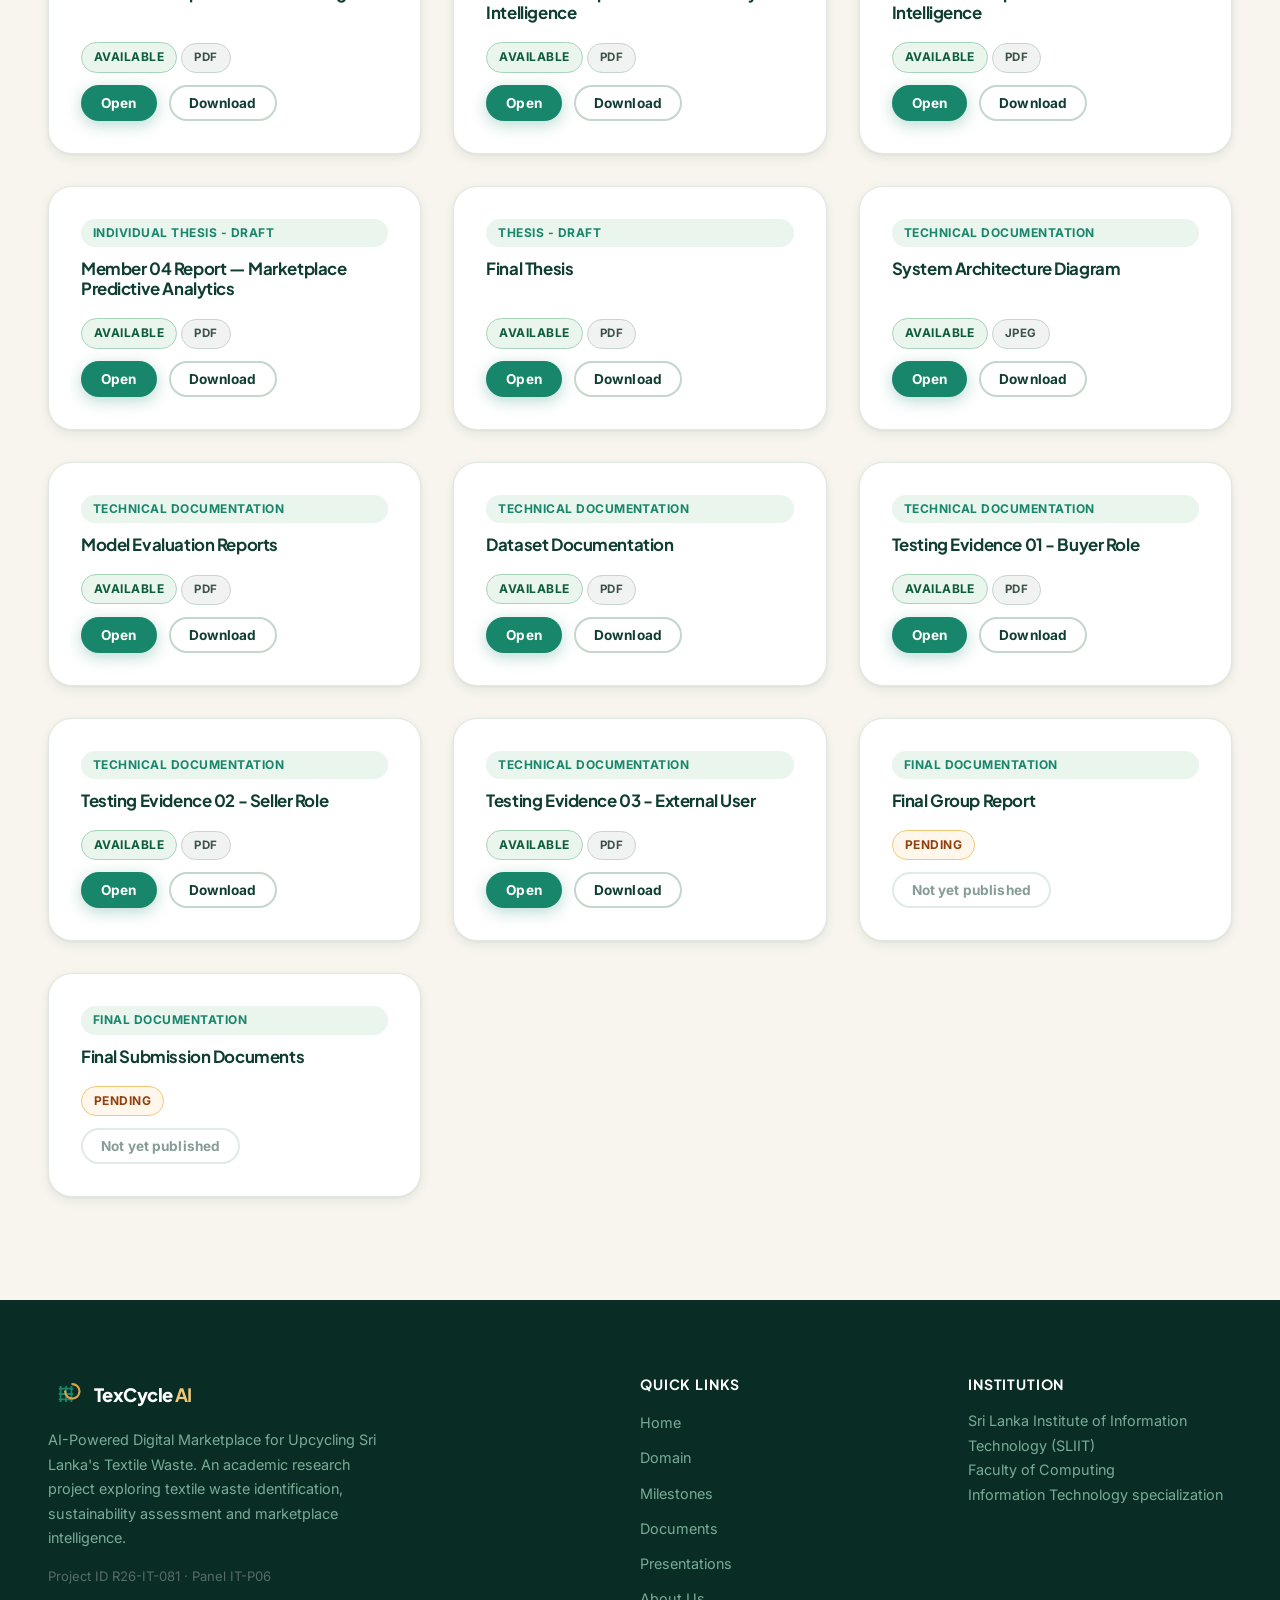
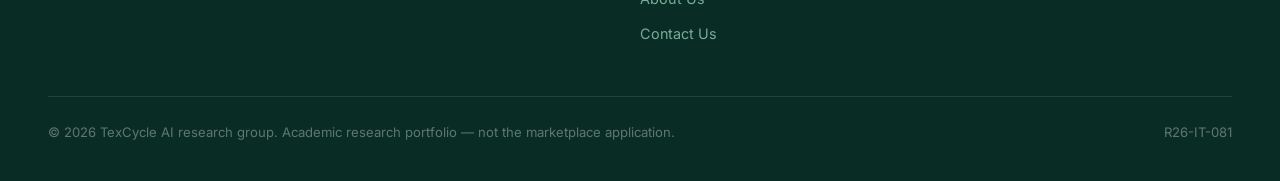
<file: documents.html>
<!DOCTYPE html>
<html lang="en"><head><meta charset="utf-8"><meta name="viewport" content="width=device-width,initial-scale=1">
<title>Documents | TexCycle AI — R26-IT-081</title>
<meta name="description" content="TexCycle AI: AI-powered digital marketplace for upcycling Sri Lanka’s textile waste. SLIIT research project R26-IT-081.">
<link rel="stylesheet" href="css/style.css"></head>
<body data-page="documents">
<main id="main">
<div class="page-head"><div class="wrap"><div class="crumbs"><a href="index.html">Home</a> / Documents</div><h1>Documents</h1><p>Reports, proposal, diagrams and evaluation files. Open or download any available document below.</p></div></div>
<section class="block"><div class="wrap">
<div class="toolbar"><div><label for="docSearch">Search documents</label><input id="docSearch" type="search" placeholder="Search by title…"></div>
<div><label for="docCat">Category</label><select id="docCat"><option value="">All categories</option><option>Project Planning</option><option>Research Documentation</option><option>Technical Documentation</option><option>Final Documentation</option></select></div></div>
<p id="docCount" class="doc-count" aria-live="polite"></p><div class="grid g3" id="docList">
<article class="card doc" data-cat="Project Planning" data-file="assets/documents/ReadMe.txt"><span class="tag">Project Planning</span><h3>Project Charter (GitHub-Link)</h3><p class="state"></p><div class="btns"></div></article>
<article class="card doc" data-cat="Project Planning" data-file="assets/documents/individual_Proposal/IT22281814_Proposal.pdf"><span class="tag">Project Planning</span><h3>Project Proposal - Member 01</h3><p class="state"></p><div class="btns"></div></article>
<article class="card doc" data-cat="Project Planning" data-file="assets/documents/individual_Proposal/IT22215338_ Proposal.pdf"><span class="tag">Project Planning</span><h3>Project Proposal - Member 02</h3><p class="state"></p><div class="btns"></div></article>
<article class="card doc" data-cat="Project Planning" data-file="assets/documents/individual_Proposal/IT22221278_Praposal.pdf"><span class="tag">Project Planning</span><h3>Project Proposal - Member 03</h3><p class="state"></p><div class="btns"></div></article>
<article class="card doc" data-cat="Project Planning" data-file="assets/documents/individual_Proposal/IT22281678_Praposal.pdf"><span class="tag">Project Planning</span><h3>Project Proposal - Member 04</h3><p class="state"></p><div class="btns"></div></article>
<article class="card doc" data-cat="Project Planning" data-file="assets/documents/R26-IT-081%20Project%20Plan%20(1).xlsx"><span class="tag">Project Planning</span><h3>Project Plan</h3><p class="state"></p><div class="btns"></div></article>
<article class="card doc" data-cat="Project Planning" data-file="assets/documents/CheckLists/CheckList_1_documents.md"><span class="tag">Project Planning</span><h3>CheckList 1 documents</h3><p class="state"></p><div class="btns"></div></article>
<article class="card doc" data-cat="Project Planning" data-file="assets/documents/CheckLists/"><span class="tag">Project Planning</span><h3>CheckList 2 documents</h3><p class="state"></p><div class="btns"></div></article>
<article class="card doc" data-cat="Research Documentation" data-file="assets/documents/Final_Research_Paper/Research R26-IT-081.pdf"><span class="tag">Research Documentation</span><h3>Group Research Paper</h3><p class="state"></p><div class="btns"></div></article>
<article class="card doc" data-cat="Research Documentation" data-file="assets/documents/Individual_Thesis/IT22281814-Thesis.pdf"><span class="tag">INDIVIDUAL THESIS - Draft</span><h3>Member 01 Report — Fabric Intelligence</h3><p class="state"></p><div class="btns"></div></article>
<article class="card doc" data-cat="Research Documentation" data-file="assets/documents/Individual_Thesis/IT22215338_Thesis.pdf"><span class="tag">INDIVIDUAL THESIS - Draft</span><h3>Member 02 Report — Sustainability Intelligence</h3><p class="state"></p><div class="btns"></div></article>
<article class="card doc" data-cat="Research Documentation" data-file="assets/documents/Individual_Thesis/IT22221278_Traceability_AI_Pricing_Buyer_Recommendation_.pdf"><span class="tag">INDIVIDUAL THESIS - Draft</span><h3>Member 03 Report — Commercial Intelligence</h3><p class="state"></p><div class="btns"></div></article>
<article class="card doc" data-cat="Research Documentation" data-file="assets/documents/Individual_Thesis/IT22281678_DRAFT.pdf"><span class="tag">INDIVIDUAL THESIS - Draft</span><h3>Member 04 Report — Marketplace Predictive Analytics</h3><p class="state"></p><div class="btns"></div></article>
<article class="card doc" data-cat="Research Documentation" data-file="assets/documents/R26-IT-081_DRAFT.pdf"><span class="tag">THESIS - Draft</span><h3>Final Thesis</h3><p class="state"></p><div class="btns"></div></article>
<article class="card doc" data-cat="Technical Documentation" data-file="assets/documents/System_Architecture_Diagram.jpeg"><span class="tag">Technical Documentation</span><h3>System Architecture Diagram</h3><p class="state"></p><div class="btns"></div></article>
<article class="card doc" data-cat="Technical Documentation" data-file="assets/documents/Model_Evaluation/TexCycle_AI_Combined_Model_Evaluation_Report1.pdf"><span class="tag">Technical Documentation</span><h3>Model Evaluation Reports</h3><p class="state"></p><div class="btns"></div></article>
<article class="card doc" data-cat="Technical Documentation" data-file="assets/documents/Dataset Documentation/Dataset Documentation.pdf"><span class="tag">Technical Documentation</span><h3>Dataset Documentation</h3><p class="state"></p><div class="btns"></div></article>
<article class="card doc" data-cat="Technical Documentation" data-file="assets/documents/Techinical_Evidence/TexCycle_AI_Buyer_User_Evaluation_Form_Signed.pdf"><span class="tag">Technical Documentation</span><h3>Testing Evidence 01 - Buyer Role</h3><p class="state"></p><div class="btns"></div></article>
<article class="card doc" data-cat="Technical Documentation" data-file="assets/documents/Techinical_Evidence/TexCycle_AI_Seller_Feedback_Signed.pdf"><span class="tag">Technical Documentation</span><h3>Testing Evidence 02 - Seller Role</h3><p class="state"></p><div class="btns"></div></article>
<article class="card doc" data-cat="Technical Documentation" data-file="assets/documents/Techinical_Evidence/TexCycle_AI_External_User_Feedback_Signed.pdf"><span class="tag">Technical Documentation</span><h3>Testing Evidence 03 - External User</h3><p class="state"></p><div class="btns"></div></article>
<article class="card doc" data-cat="Final Documentation" data-file="" data-status="Pending"><span class="tag">Final Documentation</span><h3>Final Group Report</h3><p class="state"></p><div class="btns"></div></article>
<article class="card doc" data-cat="Final Documentation" data-file="" data-status="Pending"><span class="tag">Final Documentation</span><h3>Final Submission Documents</h3><p class="state"></p><div class="btns"></div></article>
</div><div class="empty" id="docEmpty" hidden>No documents match. Clear the search or choose “All categories”.</div></div></section>
</main>
<script src="js/main.js"></script></body></html>
</file>
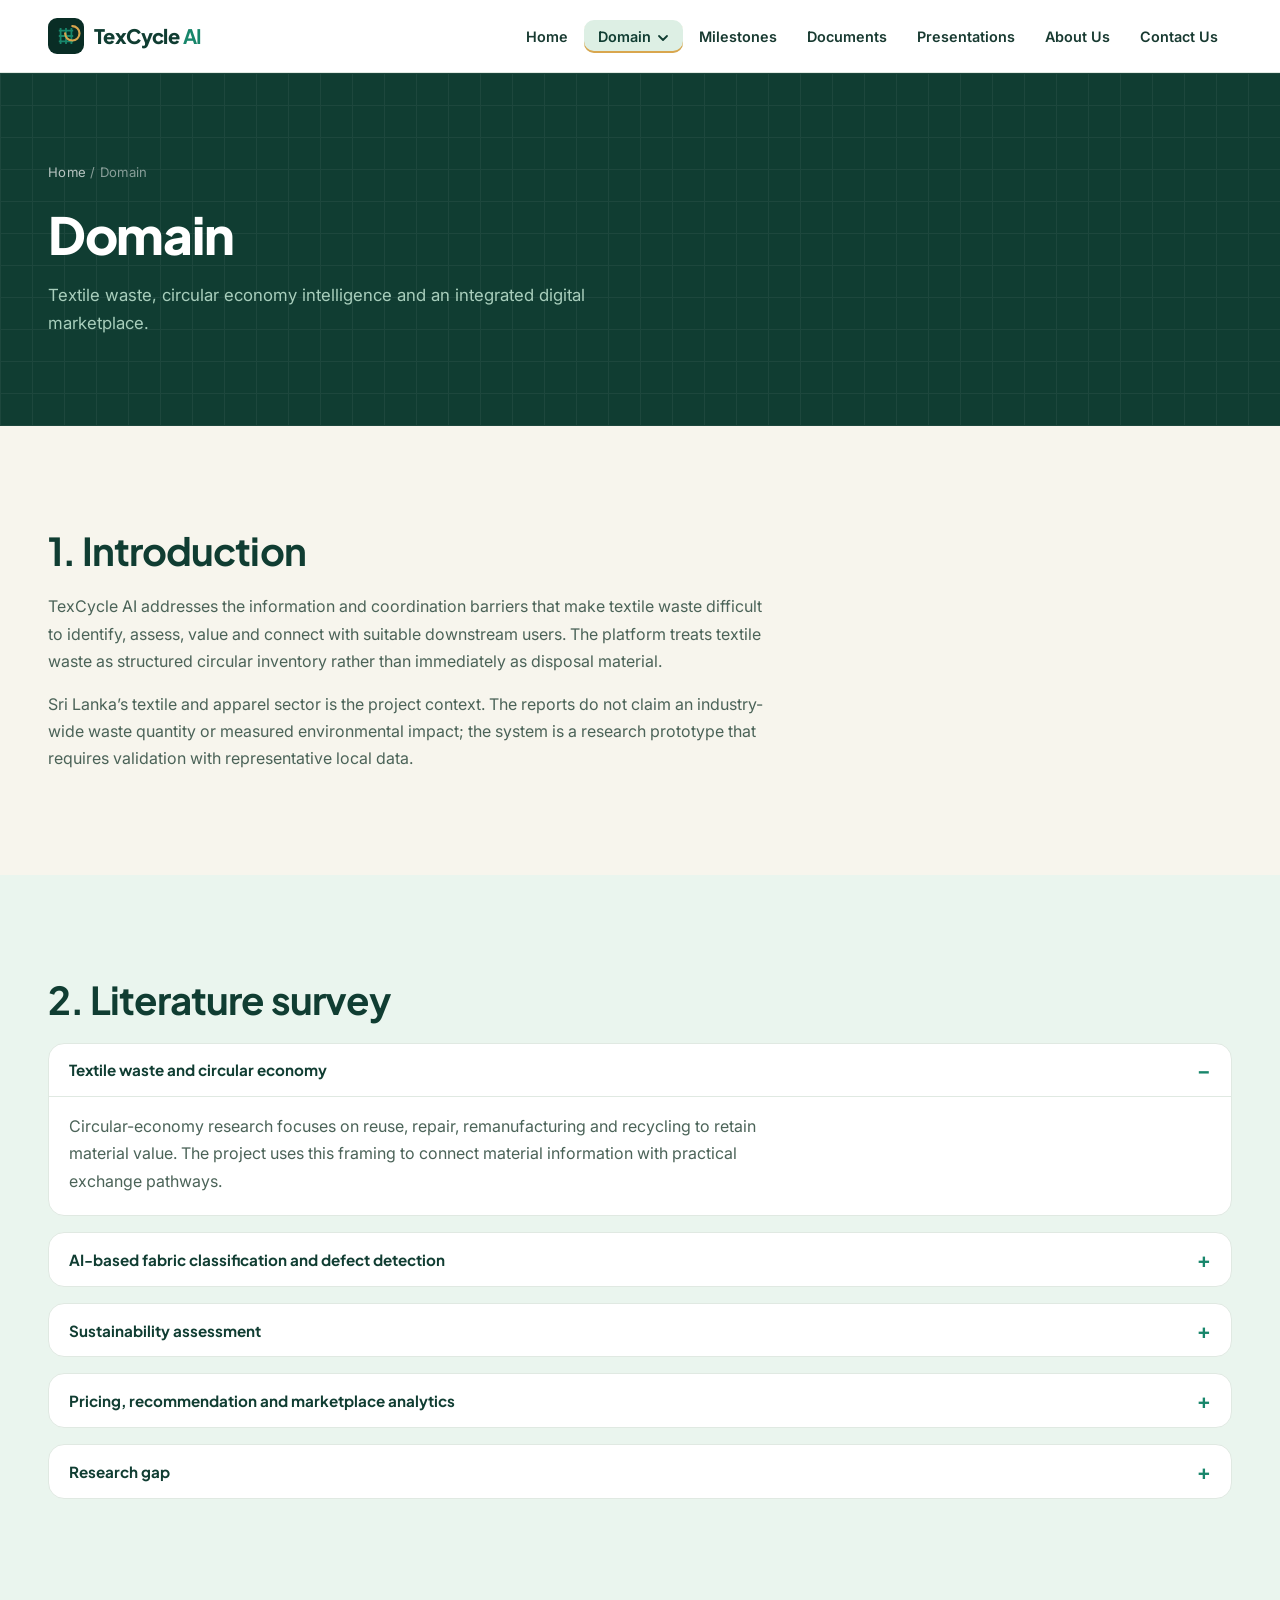
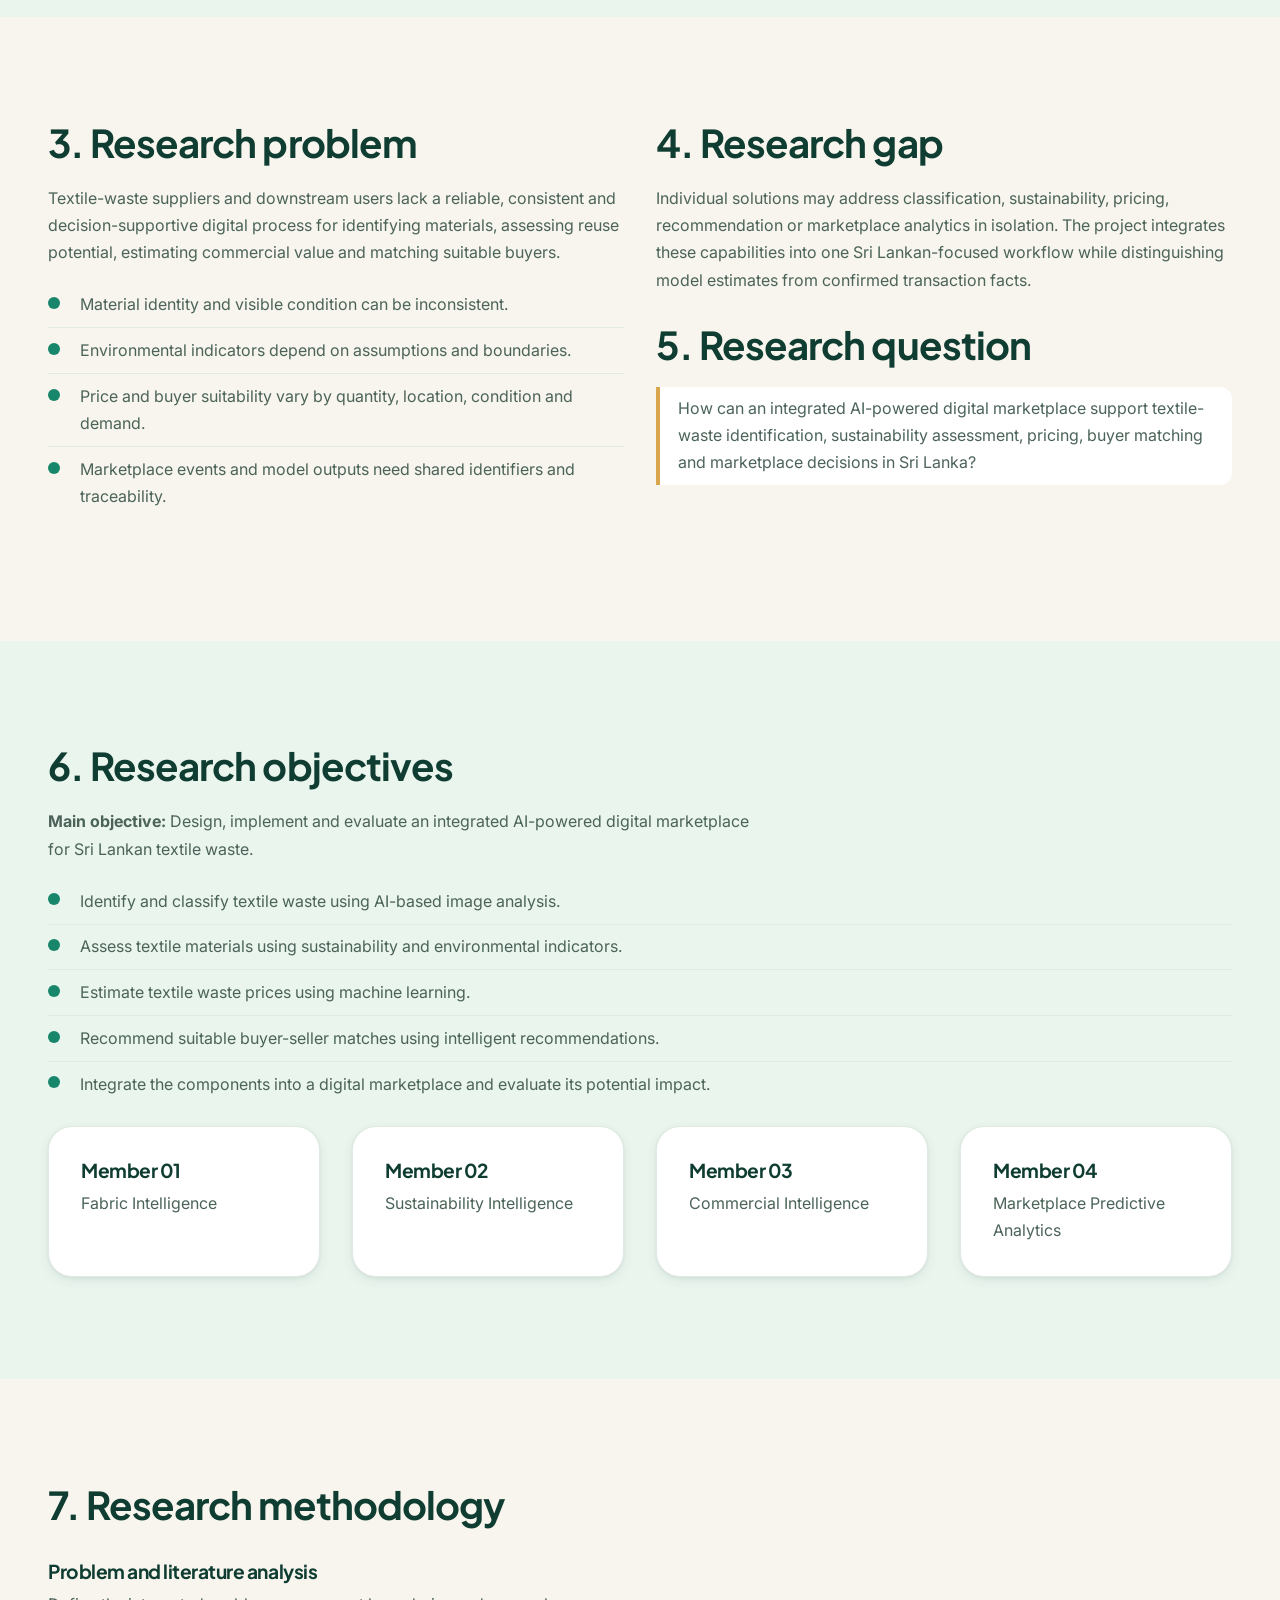
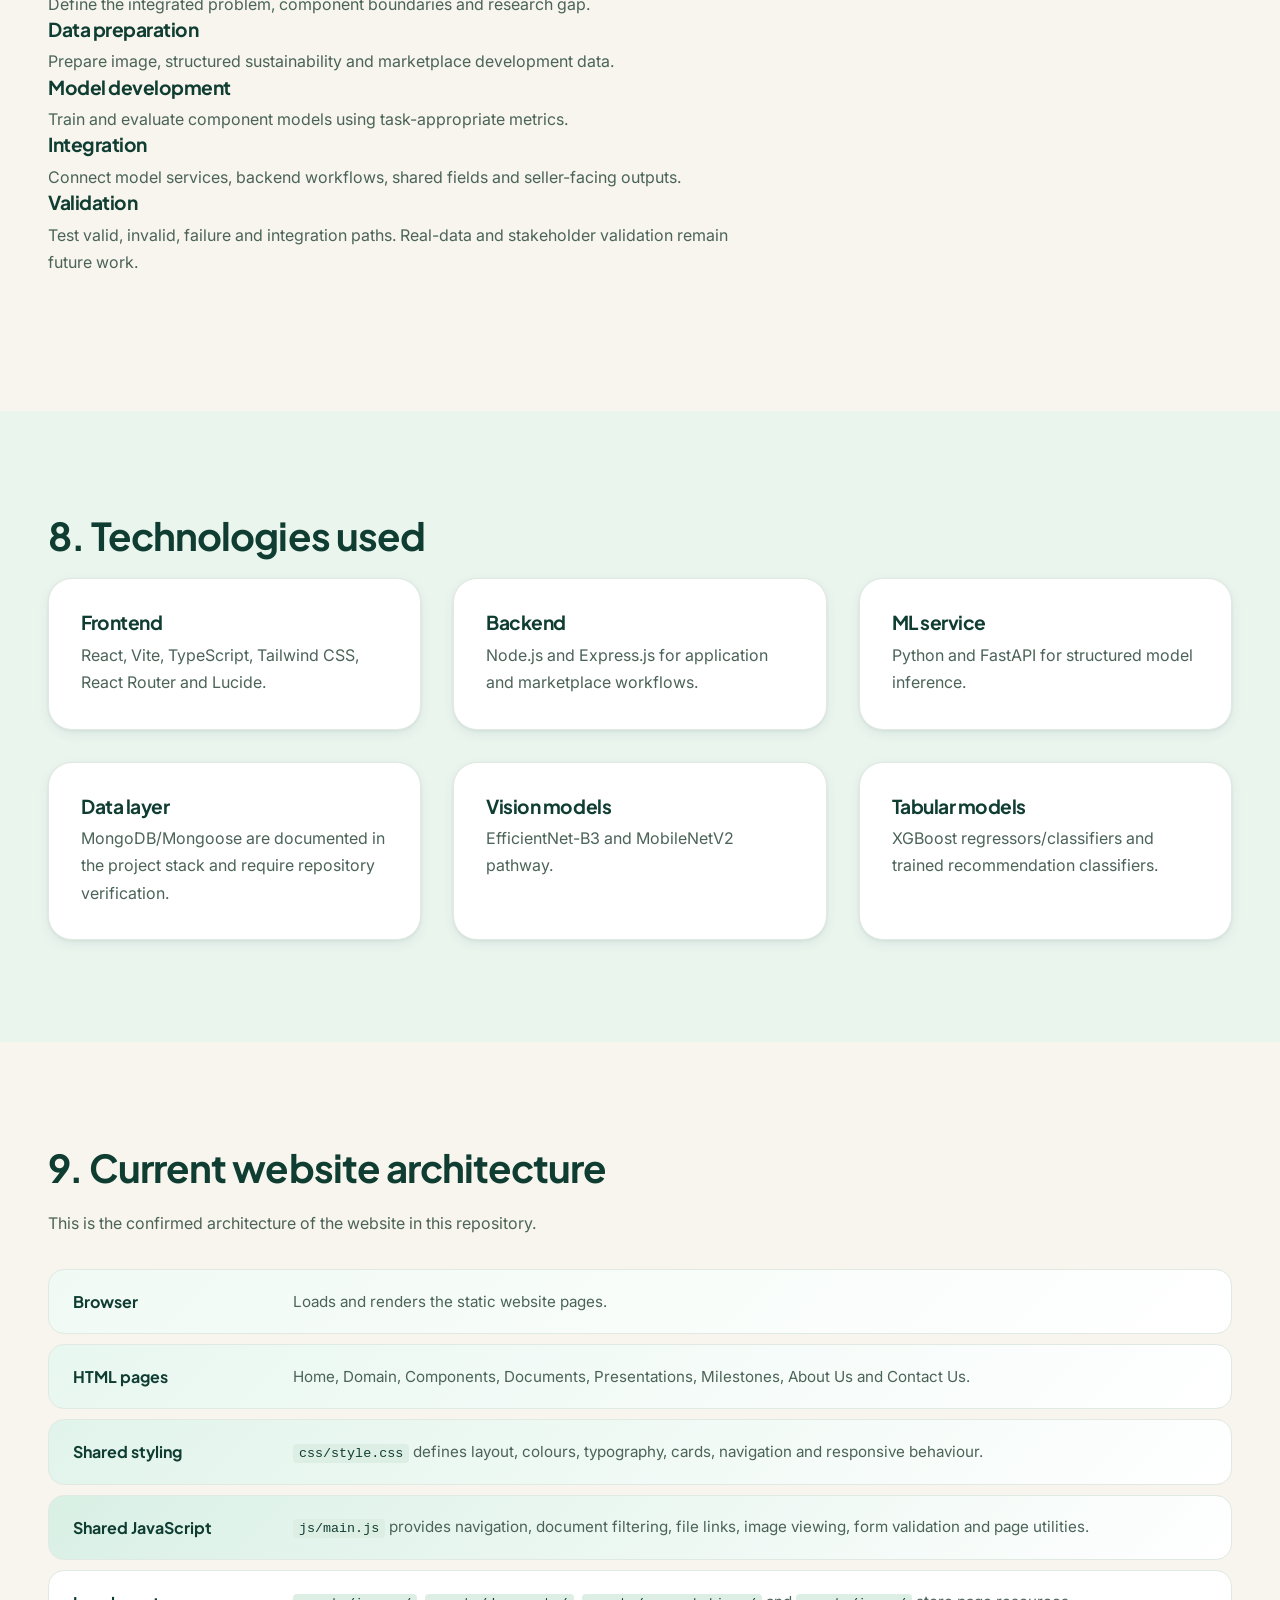
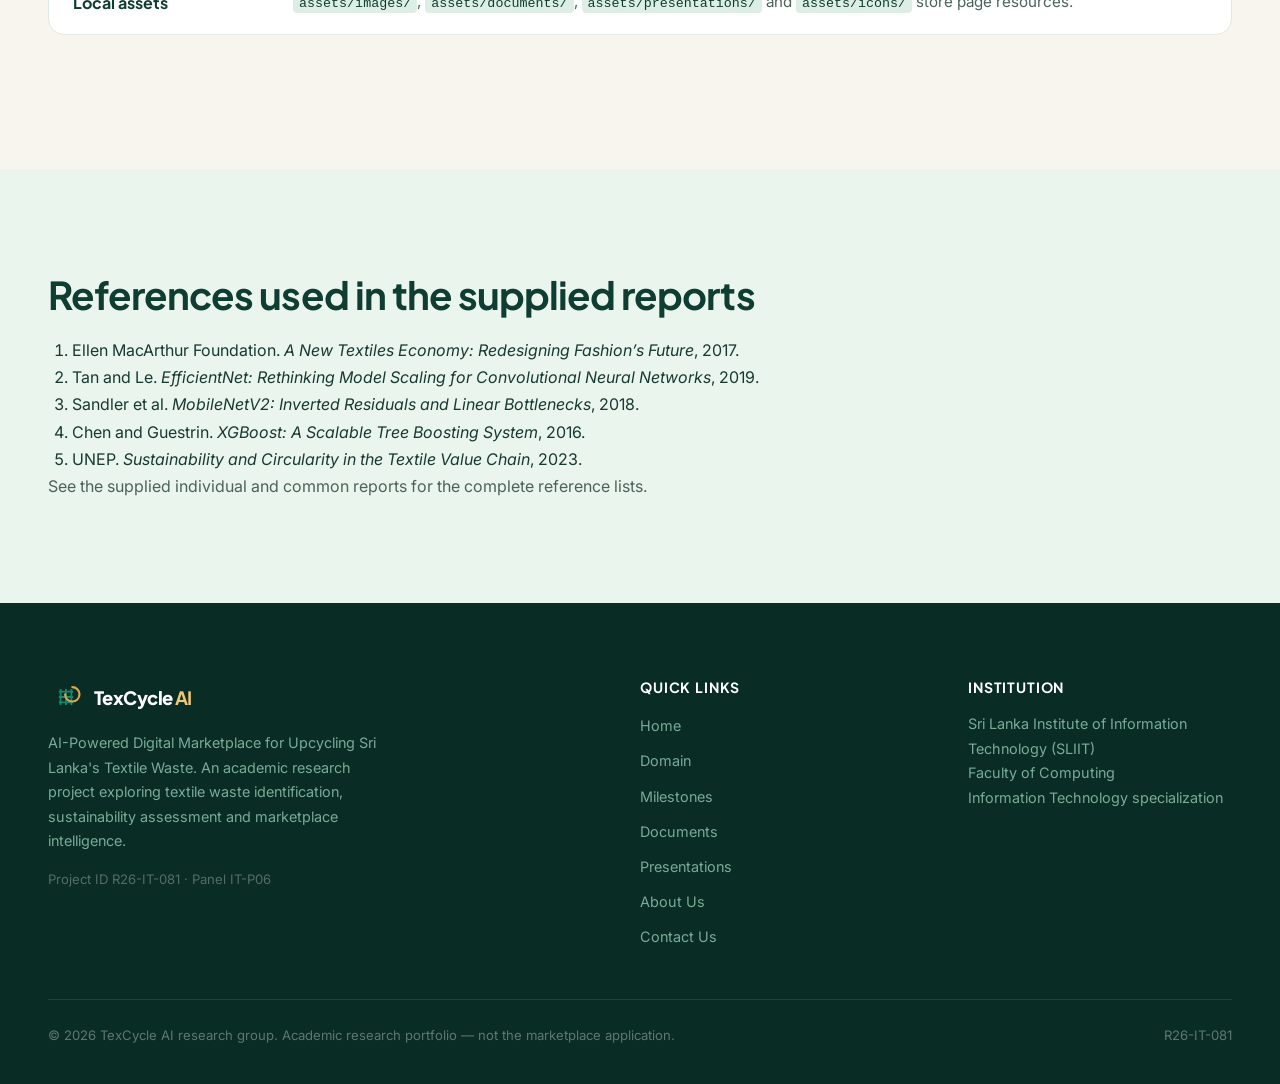
<file: domain.html>
<!DOCTYPE html>
<html lang="en"><head><meta charset="utf-8"><meta name="viewport" content="width=device-width,initial-scale=1">
<title>Domain | TexCycle AI — R26-IT-081</title>
<meta name="description" content="Research domain, objectives and architecture of TexCycle AI.">
<link rel="stylesheet" href="css/style.css"></head>
<body data-page="domain"><main id="main">
<div class="page-head"><div class="wrap"><div class="crumbs"><a href="index.html">Home</a> / Domain</div><h1>Domain</h1><p>Textile waste, circular economy intelligence and an integrated digital marketplace.</p></div></div>
<section class="block" id="intro"><div class="wrap"><h2>1. Introduction</h2><p>TexCycle AI addresses the information and coordination barriers that make textile waste difficult to identify, assess, value and connect with suitable downstream users. The platform treats textile waste as structured circular inventory rather than immediately as disposal material.</p><p>Sri Lanka’s textile and apparel sector is the project context. The reports do not claim an industry-wide waste quantity or measured environmental impact; the system is a research prototype that requires validation with representative local data.</p></div></section>
<section class="block alt" id="literature"><div class="wrap"><h2>2. Literature survey</h2><details class="exp" open><summary>Textile waste and circular economy</summary><div class="in"><p>Circular-economy research focuses on reuse, repair, remanufacturing and recycling to retain material value. The project uses this framing to connect material information with practical exchange pathways.</p></div></details><details class="exp"><summary>AI-based fabric classification and defect detection</summary><div class="in"><p>Computer vision and transfer learning can classify visual textile characteristics and provide preliminary condition signals. The project uses EfficientNet-B3 for 16-class fabric classification and a MobileNetV2 pathway for whole-image Defect/No Defect analysis.</p></div></details><details class="exp"><summary>Sustainability assessment</summary><div class="in"><p>Sustainability outputs are model estimates that depend on material, process, baseline, units and system boundaries. They must not be presented as independent environmental certification.</p></div></details><details class="exp"><summary>Pricing, recommendation and marketplace analytics</summary><div class="in"><p>Structured machine-learning models can support reference pricing, buyer-category ranking, listing-success prediction, sales-time estimation, demand classification and market-trend classification. The project evaluates these as decision-support outputs.</p></div></details><details class="exp"><summary>Research gap</summary><div class="in"><p>The project opportunity is to coordinate material intelligence, sustainability interpretation, commercial matching, traceability and marketplace prediction around one textile listing, with shared identifiers and evidence limits. It does not claim that no similar system exists.</p></div></details></div></section>
<section class="block" id="problem"><div class="wrap grid g2"><div><h2>3. Research problem</h2><p>Textile-waste suppliers and downstream users lack a reliable, consistent and decision-supportive digital process for identifying materials, assessing reuse potential, estimating commercial value and matching suitable buyers.</p><ul class="tick"><li>Material identity and visible condition can be inconsistent.</li><li>Environmental indicators depend on assumptions and boundaries.</li><li>Price and buyer suitability vary by quantity, location, condition and demand.</li><li>Marketplace events and model outputs need shared identifiers and traceability.</li></ul></div><div><h2>4. Research gap</h2><p>Individual solutions may address classification, sustainability, pricing, recommendation or marketplace analytics in isolation. The project integrates these capabilities into one Sri Lankan-focused workflow while distinguishing model estimates from confirmed transaction facts.</p><h2 style="margin-top:28px">5. Research question</h2><blockquote style="margin:0;border-left:4px solid var(--gold);padding:8px 18px;background:#fff;border-radius:0 12px 12px 0"><p style="margin:0">How can an integrated AI-powered digital marketplace support textile-waste identification, sustainability assessment, pricing, buyer matching and marketplace decisions in Sri Lanka?</p></blockquote></div></div></section>
<section class="block alt" id="objectives"><div class="wrap"><h2>6. Research objectives</h2><p><strong>Main objective:</strong> Design, implement and evaluate an integrated AI-powered digital marketplace for Sri Lankan textile waste.</p><ul class="tick"><li>Identify and classify textile waste using AI-based image analysis.</li><li>Assess textile materials using sustainability and environmental indicators.</li><li>Estimate textile waste prices using machine learning.</li><li>Recommend suitable buyer-seller matches using intelligent recommendations.</li><li>Integrate the components into a digital marketplace and evaluate its potential impact.</li></ul><div class="grid g4"><div class="card"><h3>Member 01</h3><p>Fabric Intelligence</p></div><div class="card"><h3>Member 02</h3><p>Sustainability Intelligence</p></div><div class="card"><h3>Member 03</h3><p>Commercial Intelligence</p></div><div class="card"><h3>Member 04</h3><p>Marketplace Predictive Analytics</p></div></div></div></section>
<section class="block" id="methodology"><div class="wrap"><h2>7. Research methodology</h2><ol class="timeline"><li><h3>Problem and literature analysis</h3><p>Define the integrated problem, component boundaries and research gap.</p></li><li><h3>Data preparation</h3><p>Prepare image, structured sustainability and marketplace development data.</p></li><li><h3>Model development</h3><p>Train and evaluate component models using task-appropriate metrics.</p></li><li><h3>Integration</h3><p>Connect model services, backend workflows, shared fields and seller-facing outputs.</p></li><li><h3>Validation</h3><p>Test valid, invalid, failure and integration paths. Real-data and stakeholder validation remain future work.</p></li></ol></div></section>
<section class="block alt" id="technologies"><div class="wrap"><h2>8. Technologies used</h2><div class="grid g3"><div class="card"><h3>Frontend</h3><p>React, Vite, TypeScript, Tailwind CSS, React Router and Lucide.</p></div><div class="card"><h3>Backend</h3><p>Node.js and Express.js for application and marketplace workflows.</p></div><div class="card"><h3>ML service</h3><p>Python and FastAPI for structured model inference.</p></div><div class="card"><h3>Data layer</h3><p>MongoDB/Mongoose are documented in the project stack and require repository verification.</p></div><div class="card"><h3>Vision models</h3><p>EfficientNet-B3 and MobileNetV2 pathway.</p></div><div class="card"><h3>Tabular models</h3><p>XGBoost regressors/classifiers and trained recommendation classifiers.</p></div></div></div></section>
<section class="block" id="architecture"><div class="wrap"><h2>9. Current website architecture</h2><p>This is the confirmed architecture of the website in this repository.</p><div class="layers"><div class="layer"><b>Browser</b><span>Loads and renders the static website pages.</span></div><div class="layer"><b>HTML pages</b><span>Home, Domain, Components, Documents, Presentations, Milestones, About Us and Contact Us.</span></div><div class="layer"><b>Shared styling</b><span><code>css/style.css</code> defines layout, colours, typography, cards, navigation and responsive behaviour.</span></div><div class="layer"><b>Shared JavaScript</b><span><code>js/main.js</code> provides navigation, document filtering, file links, image viewing, form validation and page utilities.</span></div><div class="layer"><b>Local assets</b><span><code>assets/images/</code>, <code>assets/documents/</code>, <code>assets/presentations/</code> and <code>assets/icons/</code> store page resources.</span></div></div></div></section>
<section class="block alt"><div class="wrap"><h2>References used in the supplied reports</h2><ol><li>Ellen MacArthur Foundation. <em>A New Textiles Economy: Redesigning Fashion’s Future</em>, 2017.</li><li>Tan and Le. <em>EfficientNet: Rethinking Model Scaling for Convolutional Neural Networks</em>, 2019.</li><li>Sandler et al. <em>MobileNetV2: Inverted Residuals and Linear Bottlenecks</em>, 2018.</li><li>Chen and Guestrin. <em>XGBoost: A Scalable Tree Boosting System</em>, 2016.</li><li>UNEP. <em>Sustainability and Circularity in the Textile Value Chain</em>, 2023.</li></ol><p>See the supplied individual and common reports for the complete reference lists.</p></div></section>
</main><script src="js/main.js"></script></body></html>
</file>
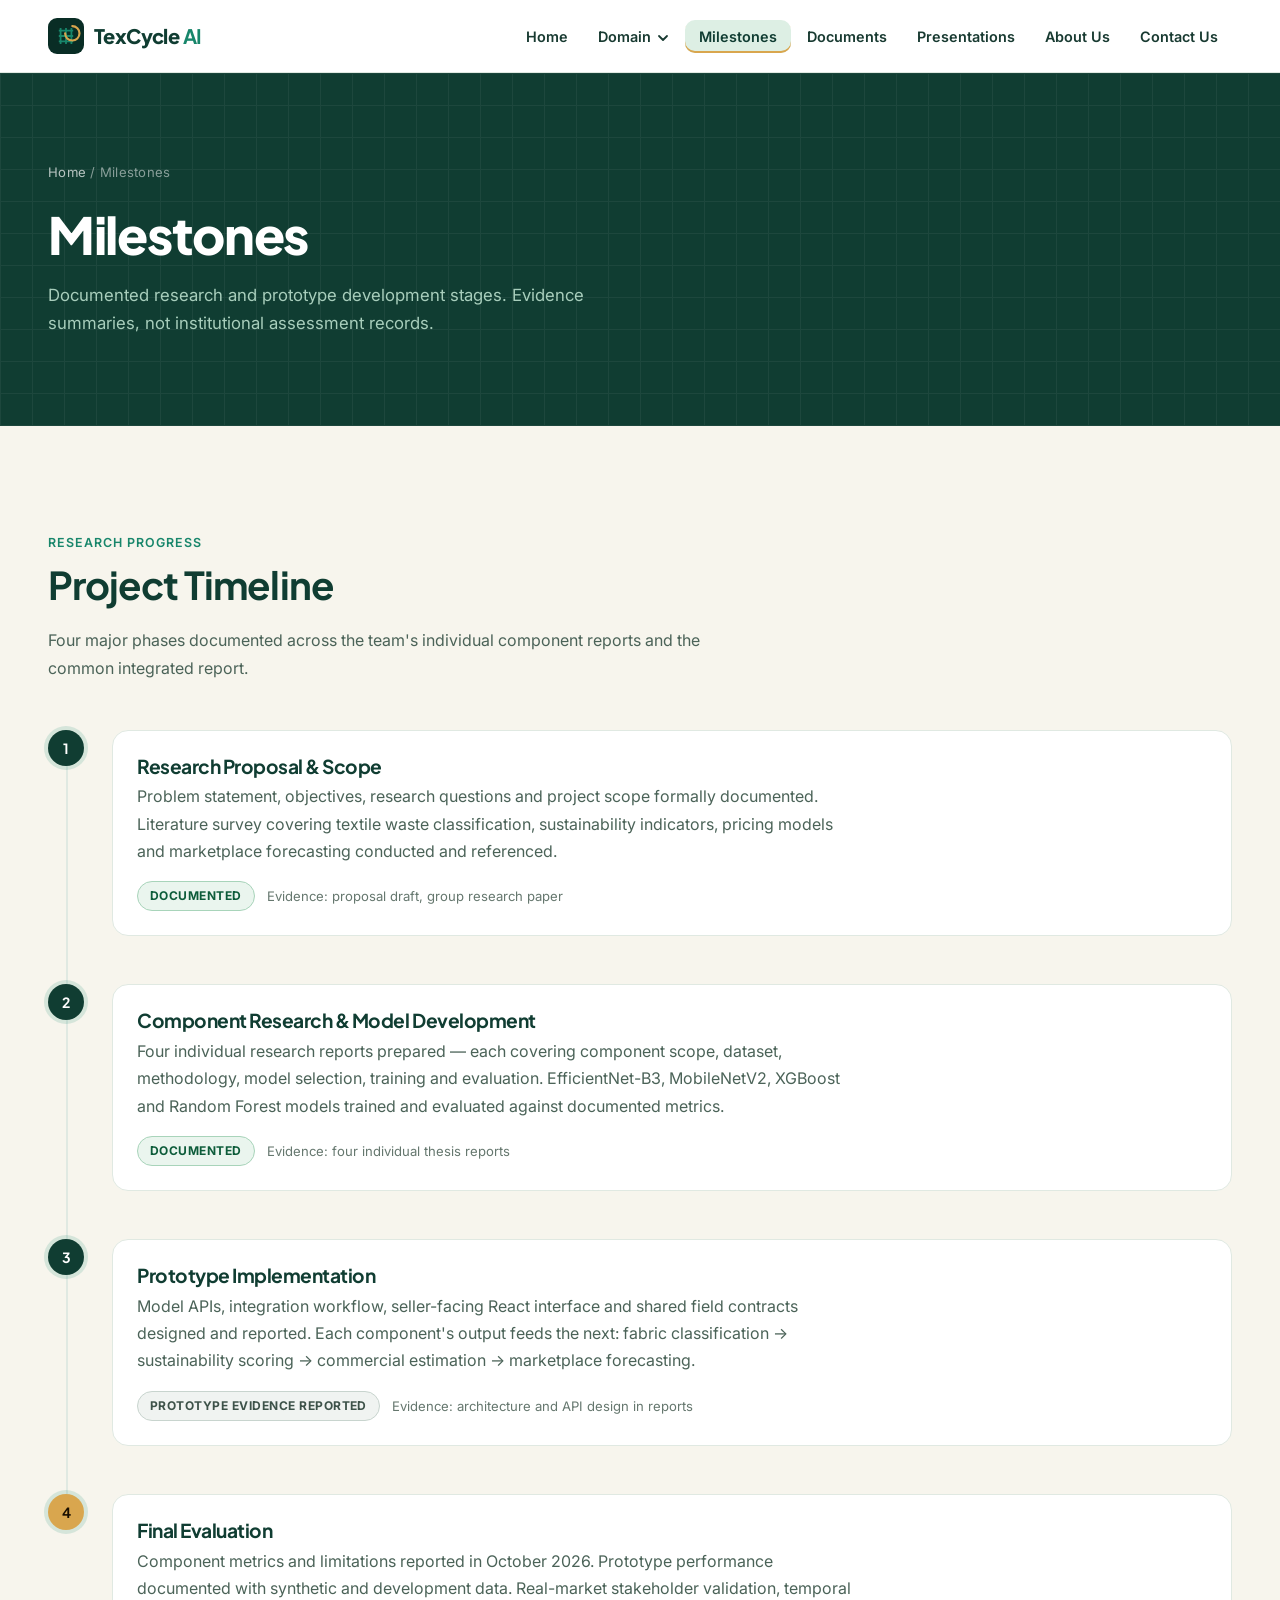
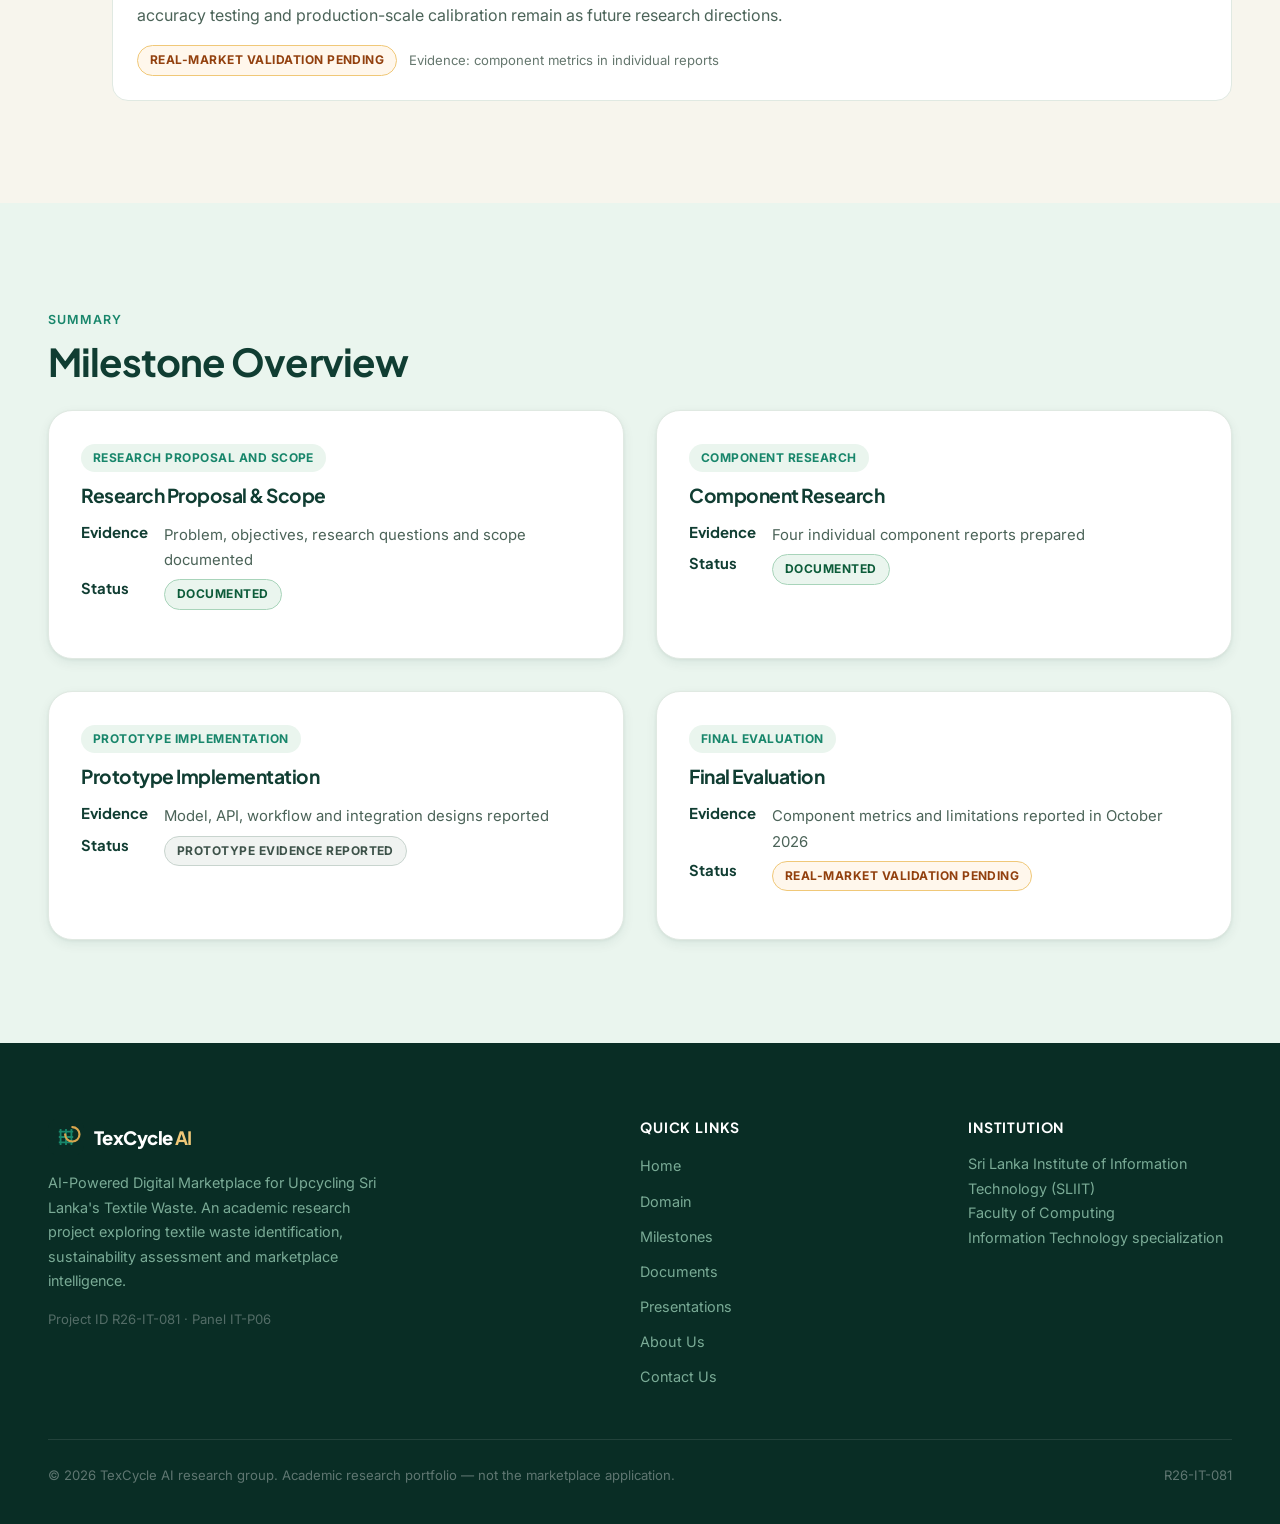
<file: milestones.html>
<!DOCTYPE html>
<html lang="en">
<head>
<meta charset="utf-8">
<meta name="viewport" content="width=device-width,initial-scale=1">
<title>Milestones | TexCycle AI — R26-IT-081</title>
<meta name="description" content="Documented research and prototype development milestones for TexCycle AI.">
<link rel="stylesheet" href="css/style.css">
</head>
<body data-page="milestones">
<main id="main">

<div class="page-head">
  <div class="wrap">
    <div class="crumbs"><a href="index.html">Home</a> / Milestones</div>
    <h1>Milestones</h1>
    <p>Documented research and prototype development stages. Evidence summaries, not institutional assessment records.</p>
  </div>
</div>

<section class="block">
  <div class="wrap">
    <p class="section-label">Research progress</p>
    <h2>Project Timeline</h2>
    <p style="margin-bottom:3rem">Four major phases documented across the team's individual component reports and the common integrated report.</p>

    <ol class="timeline" style="list-style:none;padding:0;margin:0">

      <li class="timeline-item done">
        <div class="timeline-num">1</div>
        <div class="timeline-body">
          <h3>Research Proposal &amp; Scope</h3>
          <p>Problem statement, objectives, research questions and project scope formally documented. Literature survey covering textile waste classification, sustainability indicators, pricing models and marketplace forecasting conducted and referenced.</p>
          <div class="meta-row">
            <span class="status st-ok">Documented</span>
            <span style="font-size:.82rem;color:var(--text-muted)">Evidence: proposal draft, group research paper</span>
          </div>
        </div>
      </li>

      <li class="timeline-item done">
        <div class="timeline-num">2</div>
        <div class="timeline-body">
          <h3>Component Research &amp; Model Development</h3>
          <p>Four individual research reports prepared — each covering component scope, dataset, methodology, model selection, training and evaluation. EfficientNet-B3, MobileNetV2, XGBoost and Random Forest models trained and evaluated against documented metrics.</p>
          <div class="meta-row">
            <span class="status st-ok">Documented</span>
            <span style="font-size:.82rem;color:var(--text-muted)">Evidence: four individual thesis reports</span>
          </div>
        </div>
      </li>

      <li class="timeline-item done">
        <div class="timeline-num">3</div>
        <div class="timeline-body">
          <h3>Prototype Implementation</h3>
          <p>Model APIs, integration workflow, seller-facing React interface and shared field contracts designed and reported. Each component's output feeds the next: fabric classification → sustainability scoring → commercial estimation → marketplace forecasting.</p>
          <div class="meta-row">
            <span class="status st-na">Prototype evidence reported</span>
            <span style="font-size:.82rem;color:var(--text-muted)">Evidence: architecture and API design in reports</span>
          </div>
        </div>
      </li>

      <li class="timeline-item pending">
        <div class="timeline-num">4</div>
        <div class="timeline-body">
          <h3>Final Evaluation</h3>
          <p>Component metrics and limitations reported in October 2026. Prototype performance documented with synthetic and development data. Real-market stakeholder validation, temporal accuracy testing and production-scale calibration remain as future research directions.</p>
          <div class="meta-row">
            <span class="status st-pending">Real-market validation pending</span>
            <span style="font-size:.82rem;color:var(--text-muted)">Evidence: component metrics in individual reports</span>
          </div>
        </div>
      </li>

    </ol>
  </div>
</section>

<section class="block alt">
  <div class="wrap">
    <p class="section-label">Summary</p>
    <h2>Milestone Overview</h2>
    <div class="grid g2" style="margin-top:1.5rem">
      <div class="card">
        <span class="tag">Research proposal and scope</span>
        <h3>Research Proposal &amp; Scope</h3>
        <dl class="meta">
          <dt>Evidence</dt><dd>Problem, objectives, research questions and scope documented</dd>
          <dt>Status</dt><dd><span class="status st-ok">Documented</span></dd>
        </dl>
      </div>
      <div class="card">
        <span class="tag">Component research</span>
        <h3>Component Research</h3>
        <dl class="meta">
          <dt>Evidence</dt><dd>Four individual component reports prepared</dd>
          <dt>Status</dt><dd><span class="status st-ok">Documented</span></dd>
        </dl>
      </div>
      <div class="card">
        <span class="tag">Prototype implementation</span>
        <h3>Prototype Implementation</h3>
        <dl class="meta">
          <dt>Evidence</dt><dd>Model, API, workflow and integration designs reported</dd>
          <dt>Status</dt><dd><span class="status st-na">Prototype evidence reported</span></dd>
        </dl>
      </div>
      <div class="card">
        <span class="tag">Final evaluation</span>
        <h3>Final Evaluation</h3>
        <dl class="meta">
          <dt>Evidence</dt><dd>Component metrics and limitations reported in October 2026</dd>
          <dt>Status</dt><dd><span class="status st-pending">Real-market validation pending</span></dd>
        </dl>
      </div>
    </div>
  </div>
</section>

</main>
<script src="js/main.js"></script>
</body>
</html>
</file>
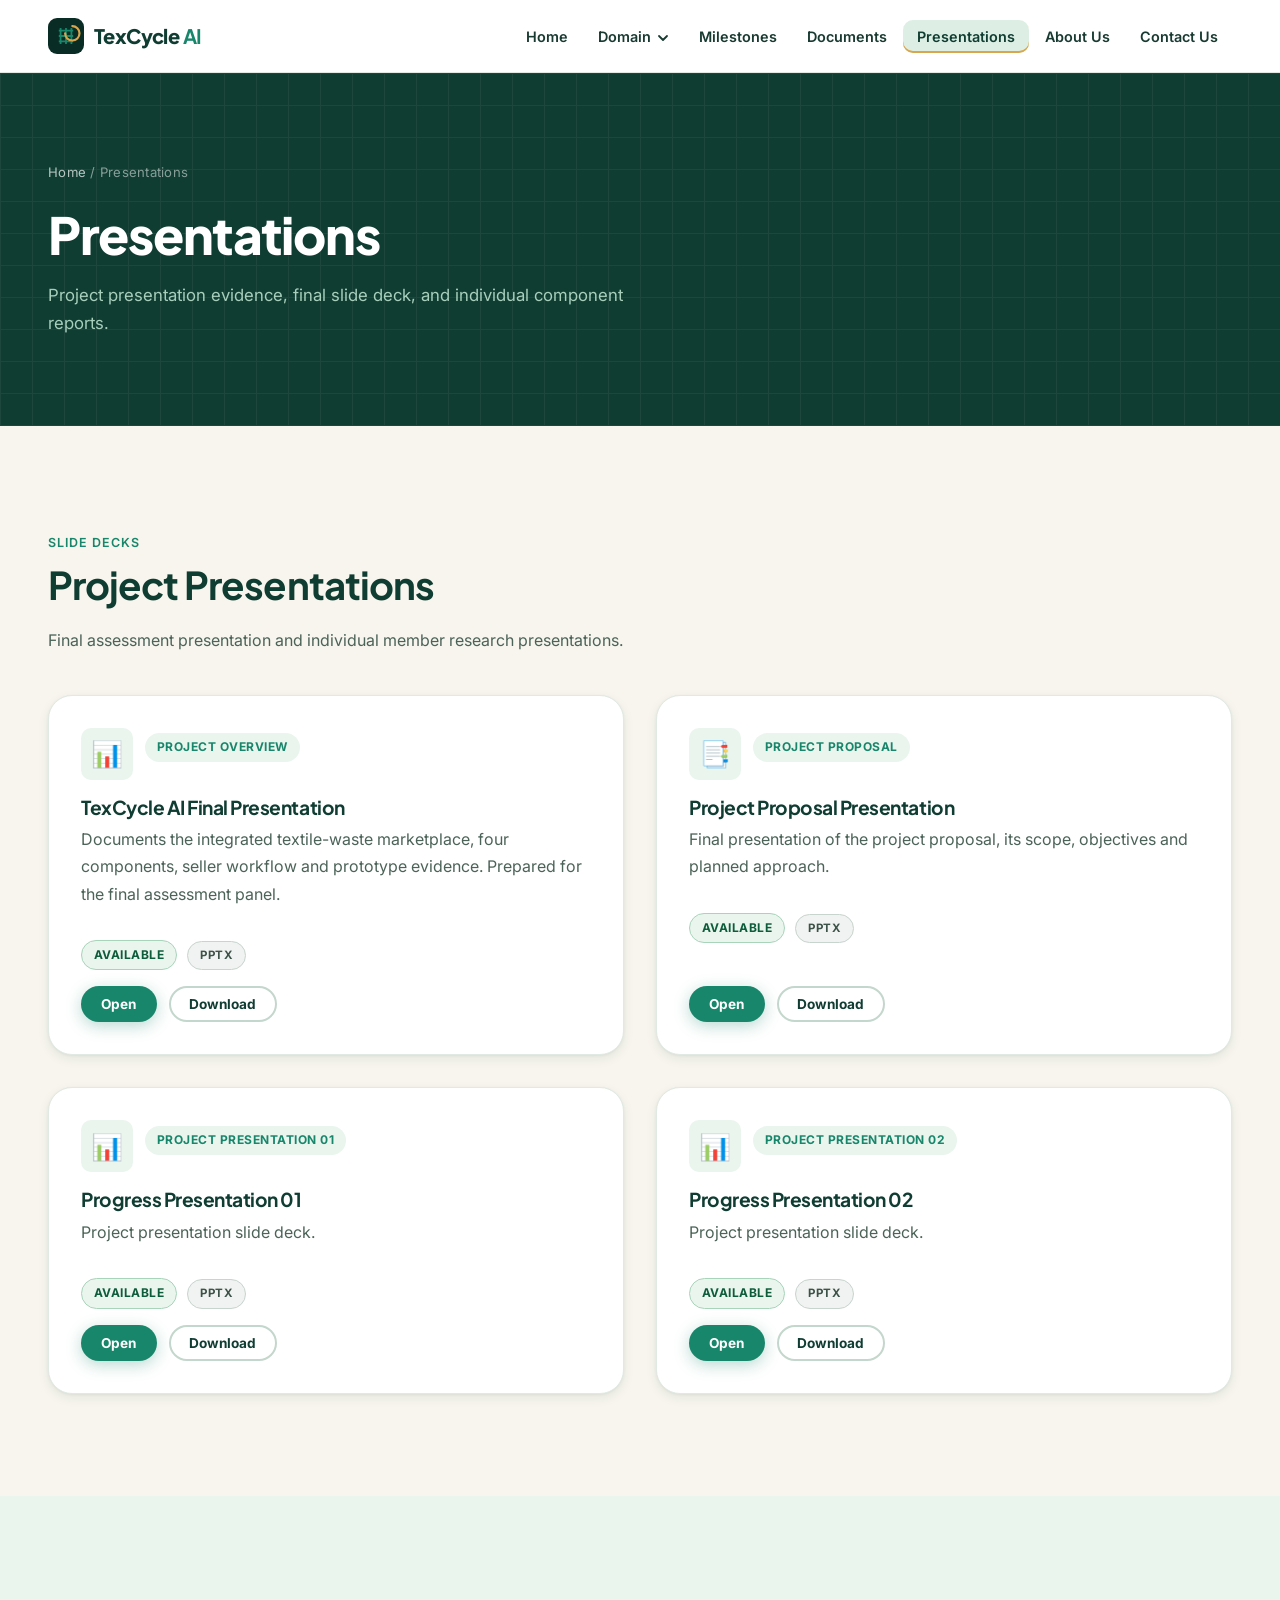
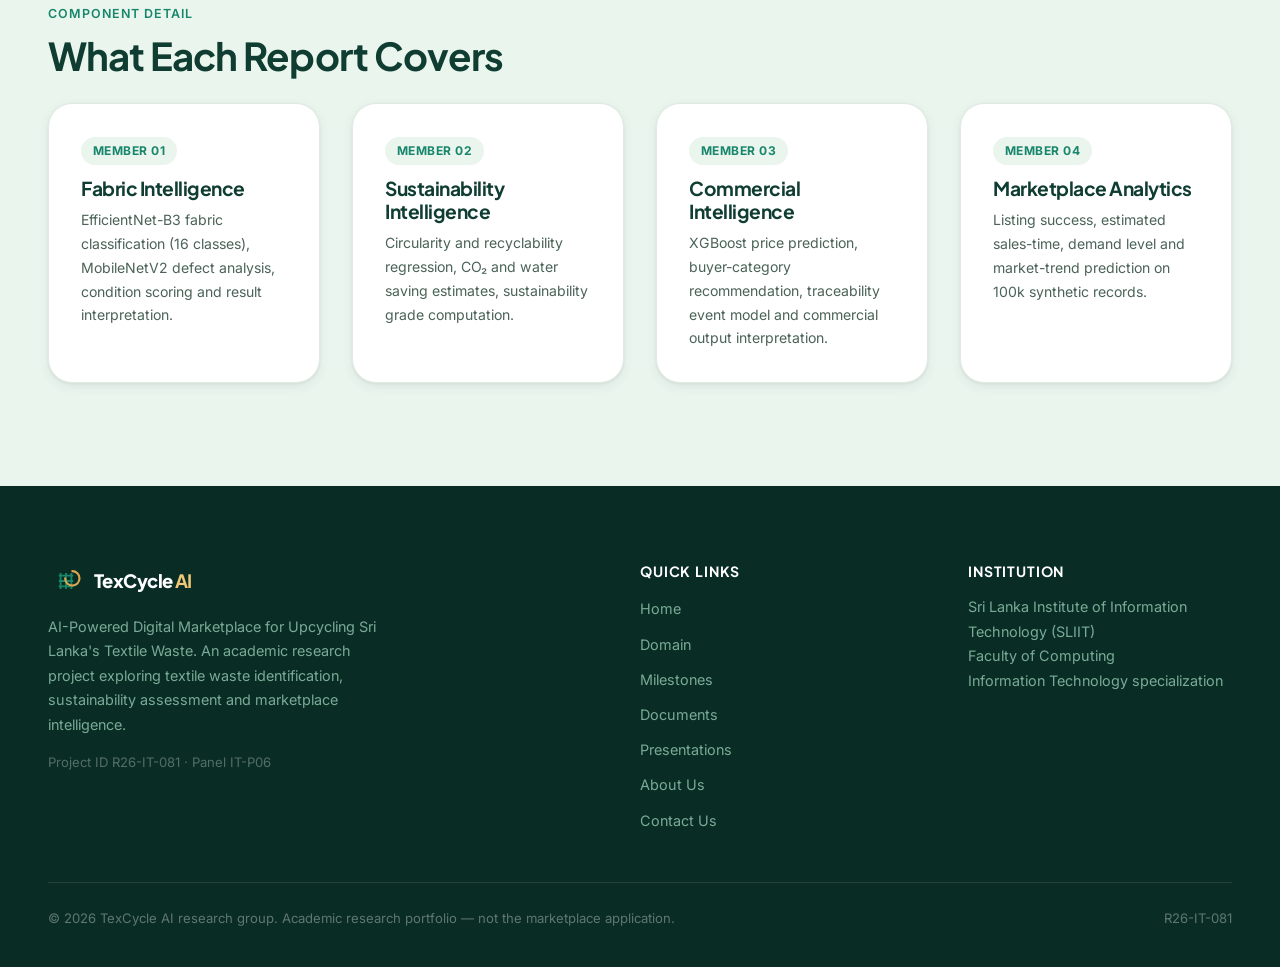
<file: presentations.html>
<!DOCTYPE html>
<html lang="en">
<head>
<meta charset="utf-8">
<meta name="viewport" content="width=device-width,initial-scale=1">
<title>Presentations | TexCycle AI — R26-IT-081</title>
<meta name="description" content="TexCycle AI presentation evidence and slide-deck status.">
<link rel="stylesheet" href="css/style.css">
</head>
<body data-page="presentations">
<main id="main">

<div class="page-head">
  <div class="wrap">
    <div class="crumbs"><a href="index.html">Home</a> / Presentations</div>
    <h1>Presentations</h1>
    <p>Project presentation evidence, final slide deck, and individual component reports.</p>
  </div>
</div>

<section class="block">
  <div class="wrap">
    <p class="section-label">Slide decks</p>
    <h2>Project Presentations</h2>
    <p style="margin-bottom:2.5rem">Final assessment presentation and individual member research presentations.</p>

    <div class="grid g2">

      <article class="card" style="display:flex;flex-direction:column">
        <div style="display:flex;align-items:center;gap:12px;margin-bottom:1rem">
          <div class="feature-icon" style="margin:0;font-size:1.6rem;width:52px;height:52px;flex-shrink:0">📊</div>
          <span class="tag">Project overview</span>
        </div>
        <h3>TexCycle AI Final Presentation</h3>
        <p>Documents the integrated textile-waste marketplace, four components, seller workflow and prototype evidence. Prepared for the final assessment panel.</p>
        <div style="margin:1rem 0">
          <span class="status st-ok">Available</span>
          <span class="status st-na" style="margin-left:6px;font-size:.72rem">PPTX</span>
        </div>
        <div class="btns" style="margin-top:auto">
          <a class="btn btn-green btn-sm" href="assets/presentations/Final%20Presentation.pdf" target="_blank" rel="noopener">Open</a>
          <a class="btn btn-out btn-sm" href="assets/presentations/Final%20Presentation.pptx" download>Download</a>
        </div>
      </article>

      <article class="card" style="display:flex;flex-direction:column">
        <div style="display:flex;align-items:center;gap:12px;margin-bottom:1rem">
          <div class="feature-icon" style="margin:0;font-size:1.6rem;width:52px;height:52px;flex-shrink:0">📑</div>
          <span class="tag">Project proposal</span>
        </div>
        <h3>Project Proposal Presentation</h3>
        <p>Final presentation of the project proposal, its scope, objectives and planned approach.</p>
        <div style="margin:1rem 0">
          <span class="status st-ok">Available</span>
          <span class="status st-na" style="margin-left:6px;font-size:.72rem">PPTX</span>
        </div>
        <div class="btns" style="margin-top:auto">
          <a class="btn btn-green btn-sm" href="assets/presentations/Proposal%20Presentation.pdf" target="_blank" rel="noopener">Open</a>
          <a class="btn btn-out btn-sm" href="assets/presentations/Proposal%20Presentation.pptx" download>Download</a>
        </div>
      </article>

      <article class="card" style="display:flex;flex-direction:column">
        <div style="display:flex;align-items:center;gap:12px;margin-bottom:1rem">
          <div class="feature-icon" style="margin:0;font-size:1.6rem;width:52px;height:52px;flex-shrink:0">📊</div>
          <span class="tag">Project presentation 01</span>
        </div>
        <h3>Progress Presentation 01</h3>
        <p>Project presentation slide deck.</p>
        <div style="margin:1rem 0">
          <span class="status st-ok">Available</span>
          <span class="status st-na" style="margin-left:6px;font-size:.72rem">PPTX</span>
        </div>
        <div class="btns" style="margin-top:auto">
          <a class="btn btn-green btn-sm" href="assets/presentations/PPT1.pdf" target="_blank" rel="noopener">Open</a>
          <a class="btn btn-out btn-sm" href="assets/presentations/PPT1.pptx" download>Download</a>
        </div>
      </article>

      <article class="card" style="display:flex;flex-direction:column">
        <div style="display:flex;align-items:center;gap:12px;margin-bottom:1rem">
          <div class="feature-icon" style="margin:0;font-size:1.6rem;width:52px;height:52px;flex-shrink:0">📊</div>
          <span class="tag">Project presentation 02</span>
        </div>
        <h3>Progress Presentation 02</h3>
        <p>Project presentation slide deck.</p>
        <div style="margin:1rem 0">
          <span class="status st-ok">Available</span>
          <span class="status st-na" style="margin-left:6px;font-size:.72rem">PPTX</span>
        </div>
        <div class="btns" style="margin-top:auto">
          <a class="btn btn-green btn-sm" href="assets/presentations/PPT2.pdf" target="_blank" rel="noopener">Open</a>
          <a class="btn btn-out btn-sm" href="assets/presentations/PPT2.pptx" download>Download</a>
        </div>
      </article>
    </div>
  </div>
</section>

<section class="block alt">
  <div class="wrap">
    <p class="section-label">Component detail</p>
    <h2>What Each Report Covers</h2>
    <div class="grid g4" style="margin-top:1.5rem">
      <div class="card">
        <span class="tag">Member 01</span>
        <h3>Fabric Intelligence</h3>
        <p style="font-size:.88rem">EfficientNet-B3 fabric classification (16 classes), MobileNetV2 defect analysis, condition scoring and result interpretation.</p>
      </div>
      <div class="card">
        <span class="tag">Member 02</span>
        <h3>Sustainability Intelligence</h3>
        <p style="font-size:.88rem">Circularity and recyclability regression, CO₂ and water saving estimates, sustainability grade computation.</p>
      </div>
      <div class="card">
        <span class="tag">Member 03</span>
        <h3>Commercial Intelligence</h3>
        <p style="font-size:.88rem">XGBoost price prediction, buyer-category recommendation, traceability event model and commercial output interpretation.</p>
      </div>
      <div class="card">
        <span class="tag">Member 04</span>
        <h3>Marketplace Analytics</h3>
        <p style="font-size:.88rem">Listing success, estimated sales-time, demand level and market-trend prediction on 100k synthetic records.</p>
      </div>
    </div>
  </div>
</section>

</main>
<script src="js/main.js"></script>
</body>
</html>
</file>
<file: css/style.css>
/* ============================================================
   TexCycle AI — Premium Design System v2.0
   Eco-Tech Research Portfolio
   ============================================================ */

/* ── Google Fonts ── */
@import url('https://fonts.googleapis.com/css2?family=Plus+Jakarta+Sans:wght@400;500;600;700;800&family=Inter:wght@400;500;600&display=swap');

/* ── Design Tokens ── */
:root {
  --forest:    #103D32;
  --forest-d:  #092D25;
  --emerald:   #18866B;
  --emerald-l: #1fa07f;
  --sage:      #DDEFE4;
  --mint:      #EAF5EE;
  --cream:     #F7F5ED;
  --white:     #FFFFFF;
  --gold:      #D9A64E;
  --gold-d:    #B07D2A;
  --gold-l:    #F0C878;
  --text:      #183A31;
  --text-sec:  #4B6358;
  --text-muted:#65776E;
  --border:    #E0E9E2;
  --border-d:  #c4d7cc;

  --r-xl:  24px;
  --r-lg:  16px;
  --r-md:  10px;
  --r-sm:   6px;

  --shadow-sm: 0 1px 3px rgba(16,61,50,.06), 0 4px 12px rgba(16,61,50,.07);
  --shadow-md: 0 4px 16px rgba(16,61,50,.10), 0 12px 40px rgba(16,61,50,.08);
  --shadow-lg: 0 8px 30px rgba(16,61,50,.14), 0 24px 64px rgba(16,61,50,.10);

  --max:   1440px;
  --gutter: clamp(1.25rem, 4vw, 3rem);

  --font-head: 'Plus Jakarta Sans', system-ui, -apple-system, sans-serif;
  --font-body: 'Inter', system-ui, -apple-system, sans-serif;
}

/* ── Reset & Base ── */
*, *::before, *::after { box-sizing: border-box; margin: 0; padding: 0; }
html { scroll-behavior: smooth; font-size: 16px; }
body {
  font-family: var(--font-body);
  font-size: 1rem;
  line-height: 1.7;
  color: var(--text);
  background: var(--cream);
  -webkit-font-smoothing: antialiased;
}

h1, h2, h3, h4, h5 {
  font-family: var(--font-head);
  color: var(--forest);
  line-height: 1.2;
  letter-spacing: -.025em;
}
h1 { font-size: clamp(2.4rem, 5vw, 4.2rem); font-weight: 800; }
h2 { font-size: clamp(1.8rem, 3vw, 2.6rem); font-weight: 700; margin-bottom: .5em; }
h3 { font-size: clamp(1.1rem, 1.5vw, 1.3rem); font-weight: 700; margin-bottom: .4em; }
h4 { font-size: 1rem; font-weight: 700; margin-bottom: .3em; }

p { max-width: 72ch; margin-bottom: 1em; color: var(--text-sec); }
p:last-child { margin-bottom: 0; }
a { color: var(--emerald); text-decoration: none; transition: color .2s; }
a:hover { color: var(--forest); }
img { max-width: 100%; height: auto; display: block; }
ul, ol { padding-left: 1.5em; }
code { font-family: 'SF Mono', 'Fira Code', monospace; font-size: .88em; background: var(--sage); padding: 2px 6px; border-radius: 4px; color: var(--forest); }
pre { background: var(--forest); color: var(--sage); padding: 16px 20px; border-radius: var(--r-lg); overflow-x: auto; font-size: .88rem; line-height: 1.6; }
pre code { background: none; color: inherit; padding: 0; }

:focus-visible { outline: 3px solid var(--gold); outline-offset: 3px; border-radius: 4px; }

/* ── Skip Link ── */
.skip {
  position: absolute; left: -999px; top: 8px;
  background: var(--forest); color: #fff;
  padding: 8px 16px; border-radius: var(--r-sm); z-index: 9999;
  font-family: var(--font-body); font-weight: 600;
}
.skip:focus { left: 8px; }

/* ── Layout Container ── */
.wrap {
  max-width: var(--max);
  margin: 0 auto;
  padding: 0 var(--gutter);
}

/* ── Section ── */
section.block {
  padding: clamp(4rem, 8vw, 7rem) 0;
}
section.alt { background: var(--mint); }
section.cream { background: var(--cream); }
section.dark { background: var(--forest-d); }

/* ── Lead text ── */
.lead {
  font-size: clamp(1rem, 1.3vw, 1.2rem);
  color: var(--text-sec);
  max-width: 64ch;
  line-height: 1.75;
}

/* ============================================================
   NAVIGATION
   ============================================================ */
.site-header {
  position: sticky; top: 0; z-index: 200;
  background: rgba(255,255,255,.97);
  backdrop-filter: blur(16px) saturate(180%);
  border-bottom: 1px solid var(--border);
  box-shadow: 0 1px 0 rgba(16,61,50,.04);
}
.nav {
  display: flex; align-items: center;
  justify-content: space-between;
  height: 72px;
  gap: 16px;
}
.logo {
  display: flex; align-items: center; gap: 10px;
  text-decoration: none; color: var(--forest);
  font-family: var(--font-head);
  font-weight: 800; font-size: 1.25rem;
  flex-shrink: 0;
  letter-spacing: -.03em;
}
.logo svg { width: 36px; height: 36px; flex-shrink: 0; }
.logo span b { color: var(--emerald); }

.menu {
  display: flex; gap: 2px; list-style: none;
  align-items: center;
}
.menu li { position: relative; }
.menu a, .menu button.dd-btn {
  display: block; padding: 8px 14px;
  border-radius: var(--r-md);
  color: var(--text); text-decoration: none;
  font: 600 .9rem var(--font-body);
  background: none; border: 0; cursor: pointer;
  transition: background .18s, color .18s;
  white-space: nowrap;
}
.menu a:hover, .menu button.dd-btn:hover {
  background: var(--mint); color: var(--forest);
}
.menu a[aria-current=page], .menu button.dd-btn[aria-current=page] {
  color: var(--forest);
  background: var(--sage);
  box-shadow: inset 0 -2px 0 var(--gold);
}
/* Dropdown */
.dd-panel {
  display: none; position: absolute;
  top: calc(100% + 8px); left: 0;
  min-width: 220px;
  background: #fff;
  border: 1px solid var(--border);
  border-radius: var(--r-lg);
  box-shadow: var(--shadow-md);
  padding: 8px;
  list-style: none;
  z-index: 10;
}
.dd-panel.open { display: block; }
.dd-panel a {
  font-weight: 500; font-size: .88rem;
  padding: 9px 14px;
  border-radius: var(--r-sm);
  display: block;
  color: var(--text);
  transition: background .15s;
}
.dd-panel a:hover { background: var(--mint); color: var(--forest); }

/* Burger */
.burger {
  display: none;
  background: none; border: 1.5px solid var(--border);
  border-radius: var(--r-sm);
  padding: 8px 10px; cursor: pointer;
  flex-direction: column; gap: 5px;
}
.burger span {
  display: block; width: 22px; height: 2px;
  background: var(--forest);
  border-radius: 2px;
  transition: transform .25s, opacity .25s;
}

@media (max-width: 960px) {
  .burger { display: flex; }
  .menu {
    display: none; position: fixed;
    top: 72px; left: 0; right: 0; bottom: 0;
    background: #fff;
    flex-direction: column; align-items: stretch;
    padding: 16px 20px 32px;
    overflow-y: auto;
    border-top: 1px solid var(--border);
    gap: 0;
    z-index: 199;
  }
  .menu.open { display: flex; }
  .menu a, .menu button.dd-btn { font-size: 1rem; padding: 12px 16px; }
  .dd-panel {
    position: static; display: block;
    border: 0; box-shadow: none;
    padding: 0 0 0 16px;
    background: transparent;
  }
  .dd-panel a { font-size: .95rem; }
}

/* ============================================================
   HERO — HOME PAGE
   ============================================================ */
.hero {
  background: var(--forest);
  color: #E5F2EC;
  position: relative; overflow: hidden;
  padding: clamp(5rem, 10vw, 9rem) 0 clamp(5rem, 10vw, 9rem);
}
/* Grid overlay */
.hero::before {
  content: "";
  position: absolute; inset: 0;
  opacity: .06;
  background-image:
    repeating-linear-gradient(0deg, rgba(255,255,255,1) 0 1px, transparent 1px 40px),
    repeating-linear-gradient(90deg, rgba(255,255,255,1) 0 1px, transparent 1px 40px);
}
/* Radial glow */
.hero::after {
  content: "";
  position: absolute;
  top: -120px; right: -160px;
  width: 700px; height: 700px;
  border-radius: 50%;
  background: radial-gradient(circle, rgba(217,166,78,.18) 0%, transparent 70%);
  pointer-events: none;
}
.hero .wrap {
  position: relative; z-index: 1;
  display: grid;
  grid-template-columns: 1.1fr .9fr;
  gap: clamp(3rem, 6vw, 7rem);
  align-items: center;
}
.hero-text { display: flex; flex-direction: column; gap: 0; }
.hero-badge {
  display: inline-flex; align-items: center; gap: 8px;
  background: rgba(217,166,78,.15);
  border: 1px solid rgba(217,166,78,.35);
  border-radius: 99px;
  padding: 6px 16px;
  font: 600 .8rem var(--font-body);
  color: var(--gold-l);
  letter-spacing: .04em;
  text-transform: uppercase;
  width: fit-content;
  margin-bottom: 1.5rem;
}
.hero h1 {
  color: #fff;
  margin-bottom: .6em;
  line-height: 1.08;
}
.hero h1 small {
  display: block;
  font-size: .38em;
  font-weight: 500;
  color: #9ECFB8;
  margin-top: .7em;
  letter-spacing: 0;
  line-height: 1.45;
  font-family: var(--font-body);
}
.hero .lead { color: #B8D9CB; margin-bottom: 1.8rem; max-width: 56ch; }
.chips {
  display: flex; flex-wrap: wrap; gap: 8px;
  margin-bottom: 2rem;
}
.chip {
  background: rgba(255,255,255,.08);
  border: 1px solid rgba(255,255,255,.2);
  border-radius: 99px;
  padding: 5px 14px;
  font-size: .8rem;
  color: rgba(255,255,255,.85);
  font-weight: 500;
}
.btns { display: flex; flex-wrap: wrap; gap: 12px; align-items: center; }

/* Hero diagram */
.hero-diagram {
  background: rgba(255,255,255,.05);
  border: 1px solid rgba(255,255,255,.14);
  border-radius: var(--r-xl);
  padding: clamp(1.5rem, 3vw, 2.5rem);
  display: flex; flex-direction: column;
  align-items: center;
}
.loop { width: 100%; max-width: 400px; margin: 0 auto; }
.loop svg { width: 100%; height: auto; }
.loop figcaption {
  font-size: .82rem;
  color: rgba(255,255,255,.45);
  margin-top: 12px;
  text-align: center;
  line-height: 1.5;
}

@keyframes weave { from { stroke-dashoffset: 24 } to { stroke-dashoffset: 0 } }
.loop .dash { stroke-dasharray: 6 6; animation: weave 2.8s linear infinite; }

@media (max-width: 900px) {
  .hero .wrap { grid-template-columns: 1fr; }
  .hero-diagram { max-width: 380px; margin: 0 auto; }
}

/* ============================================================
   BUTTONS
   ============================================================ */
.btn {
  display: inline-flex; align-items: center; justify-content: center; gap: 8px;
  padding: 13px 28px;
  border-radius: 99px;
  text-decoration: none;
  border: 2px solid transparent;
  cursor: pointer;
  font: 700 .95rem var(--font-body);
  letter-spacing: .01em;
  transition: background .2s, border-color .2s, color .2s, box-shadow .2s, transform .15s;
  white-space: nowrap;
}
.btn:hover { transform: translateY(-1px); }
.btn:active { transform: translateY(0); }

.btn-gold {
  background: var(--gold);
  color: #1a0f00;
  box-shadow: 0 4px 20px rgba(217,166,78,.35);
}
.btn-gold:hover {
  background: var(--gold-l);
  box-shadow: 0 6px 28px rgba(217,166,78,.45);
  color: #1a0f00;
}
.btn-line {
  border-color: rgba(255,255,255,.4);
  color: rgba(255,255,255,.9);
}
.btn-line:hover {
  background: rgba(255,255,255,.12);
  border-color: rgba(255,255,255,.7);
  color: #fff;
}
.btn-green {
  background: var(--emerald);
  color: #fff;
  box-shadow: 0 4px 16px rgba(24,134,107,.3);
}
.btn-green:hover {
  background: var(--forest);
  color: #fff;
  box-shadow: 0 6px 22px rgba(16,61,50,.35);
}
.btn-out {
  border-color: var(--border-d);
  color: var(--forest);
  background: #fff;
}
.btn-out:hover { background: var(--sage); border-color: var(--emerald); color: var(--forest); }
.btn-sm { padding: 8px 18px; font-size: .85rem; }
.btn[aria-disabled=true] { opacity: .5; cursor: not-allowed; pointer-events: none; }

/* ============================================================
   PAGE HEADER
   ============================================================ */
.page-head {
  background: var(--forest);
  color: #fff;
  padding: clamp(3rem, 7vw, 5.5rem) 0;
  position: relative; overflow: hidden;
}
.page-head::before {
  content: "";
  position: absolute; inset: 0;
  opacity: .05;
  background-image:
    repeating-linear-gradient(0deg, #fff 0 1px, transparent 1px 32px),
    repeating-linear-gradient(90deg, #fff 0 1px, transparent 1px 32px);
}
.page-head .wrap { position: relative; z-index: 1; }
.page-head h1 {
  color: #fff;
  font-size: clamp(2rem, 4vw, 3.2rem);
  margin: .4em 0 .3em;
}
.page-head p { color: #A8CEBC; margin: 0; max-width: 56ch; font-size: 1.05rem; }
.crumbs {
  font-size: .82rem;
  color: rgba(255,255,255,.5);
  margin-bottom: .3em;
  letter-spacing: .02em;
}
.crumbs a { color: rgba(255,255,255,.7); }
.crumbs a:hover { color: #fff; }

/* ============================================================
   GRIDS
   ============================================================ */
.grid { display: grid; gap: clamp(1.25rem, 2.5vw, 2rem); }
.g2 { grid-template-columns: repeat(2, 1fr); }
.g3 { grid-template-columns: repeat(3, 1fr); }
.g4 { grid-template-columns: repeat(4, 1fr); }

@media (max-width: 1100px) { .g4 { grid-template-columns: repeat(2, 1fr); } }
@media (max-width: 960px)  { .g3 { grid-template-columns: repeat(2, 1fr); } }
@media (max-width: 640px)  { .g2, .g3, .g4 { grid-template-columns: 1fr; } }

/* ============================================================
   CARDS
   ============================================================ */
.card {
  background: var(--white);
  border: 1px solid var(--border);
  border-radius: var(--r-xl);
  padding: clamp(1.5rem, 3vw, 2rem);
  box-shadow: var(--shadow-sm);
  transition: box-shadow .25s, border-color .25s, transform .25s;
}
.card h3 { margin-top: 0; }
a.card {
  display: block; text-decoration: none; color: inherit;
  cursor: pointer;
}
a.card:hover {
  border-color: var(--emerald);
  box-shadow: var(--shadow-md);
  transform: translateY(-3px);
}
.card .tag {
  display: inline-block;
  font-size: .75rem; font-weight: 700;
  color: var(--emerald);
  background: var(--mint);
  border-radius: 99px;
  padding: 4px 12px;
  margin-bottom: 12px;
  letter-spacing: .04em;
  text-transform: uppercase;
}
/* Component cards */
.card.comp { border-top: 4px solid var(--emerald); }
.card.comp.c2 { border-top-color: var(--gold); }
.card.comp.c3 { border-top-color: var(--forest); }
.card.comp.c4 { border-top-color: #5BA382; }

/* ============================================================
   SECTION LABELS / STATUS
   ============================================================ */
.status {
  display: inline-flex; align-items: center; gap: 6px;
  font-size: .75rem; font-weight: 700;
  padding: 4px 12px; border-radius: 99px;
  letter-spacing: .04em; text-transform: uppercase;
}
.st-ok   { background: var(--mint); color: #0D5C3A; border: 1px solid #A8D4BA; }
.st-soon { background: #FEF6E8; color: #854D0E; border: 1px solid #F3D090; }
.st-na   { background: #F0F3F1; color: #3D5249; border: 1px solid #C8D4CE; }
.st-pending { background: #FFF7EC; color: #92400E; border: 1px solid #F0C878; }

/* Section heading accent */
.section-label {
  display: inline-block;
  font: 600 .78rem var(--font-body);
  color: var(--emerald);
  letter-spacing: .08em;
  text-transform: uppercase;
  margin-bottom: .75rem;
}

/* ============================================================
   NOTE / ALERT
   ============================================================ */
.note {
  border-left: 4px solid var(--gold);
  background: #FEF6E8;
  padding: 14px 20px;
  border-radius: 0 var(--r-md) var(--r-md) 0;
  font-size: .92rem;
  margin: 20px 0;
  max-width: 80ch;
  color: var(--text);
  line-height: 1.6;
}
.note strong { color: var(--gold-d); }

/* ============================================================
   ARCHITECTURE LAYERS
   ============================================================ */
.layers { display: flex; flex-direction: column; gap: 10px; margin: 2rem 0; }
.layer {
  border-radius: var(--r-lg);
  padding: 18px 24px;
  border: 1px solid var(--border);
  background: #fff;
  display: grid;
  grid-template-columns: 200px 1fr;
  gap: 20px;
  align-items: center;
  transition: border-color .2s, box-shadow .2s;
}
.layer:hover { border-color: var(--emerald); box-shadow: var(--shadow-sm); }
.layer b { color: var(--forest); font-family: var(--font-head); font-size: 1rem; }
.layer span { color: var(--text-sec); font-size: .95rem; }
.layer:nth-child(1) { background: linear-gradient(135deg, #F0FAF4 0%, #fff 100%); }
.layer:nth-child(2) { background: linear-gradient(135deg, #E8F7F0 0%, #fff 100%); }
.layer:nth-child(3) { background: linear-gradient(135deg, #E1F4EB 0%, #fff 100%); }
.layer:nth-child(4) { background: linear-gradient(135deg, #D9F0E5 0%, #fff 100%); }
@media (max-width: 640px) { .layer { grid-template-columns: 1fr; gap: 6px; } }

/* ============================================================
   TICK LIST
   ============================================================ */
ul.tick { list-style: none; padding: 0; margin: 0 0 1.2em; }
ul.tick li {
  padding: .55em 0 .55em 2rem;
  position: relative;
  color: var(--text-sec);
  border-bottom: 1px solid var(--border);
}
ul.tick li:last-child { border-bottom: 0; }
ul.tick li::before {
  content: "";
  position: absolute; left: 0; top: .9em;
  width: 12px; height: 12px;
  border-radius: 50%;
  background: var(--emerald);
  flex-shrink: 0;
}

/* ============================================================
   FLOW DIAGRAM
   ============================================================ */
.flow {
  display: flex; flex-wrap: wrap; gap: 0;
  margin: 1.5rem 0;
  background: var(--white);
  border: 1px solid var(--border);
  border-radius: var(--r-lg);
  overflow: hidden;
}
.flow div {
  flex: 1 1 160px;
  background: #fff;
  padding: 18px 20px;
  font: 600 .92rem var(--font-head);
  text-align: center;
  position: relative;
  color: var(--forest);
  border-right: 1px solid var(--border);
}
.flow div:last-child { border-right: 0; }
.flow div:not(:last-child)::after {
  content: "›";
  position: absolute; right: -14px; top: 50%;
  transform: translateY(-50%);
  color: var(--gold-d); font-size: 1.8rem; z-index: 2; line-height: 1;
}
.flow div small { display: block; font: 400 .78rem var(--font-body); color: var(--text-muted); margin-top: 4px; }
@media (max-width: 640px) {
  .flow { flex-direction: column; }
  .flow div { border-right: 0; border-bottom: 1px solid var(--border); }
  .flow div:last-child { border-bottom: 0; }
  .flow div:not(:last-child)::after { display: none; }
}

/* ============================================================
   TIMELINE
   ============================================================ */
.timeline { list-style: none; margin: 2rem 0; padding: 0; }
.timeline-item {
  position: relative;
  padding: 0 0 3rem 4rem;
}
.timeline-item:last-child { padding-bottom: 0; }
.timeline-item::before {
  content: "";
  position: absolute;
  left: 18px; top: 28px; bottom: 0;
  width: 2px;
  background: var(--border);
}
.timeline-item:last-child::before { display: none; }
.timeline-num {
  position: absolute; left: 0; top: 0;
  width: 36px; height: 36px;
  border-radius: 50%;
  background: var(--emerald);
  color: #fff;
  font: 700 .88rem var(--font-head);
  display: flex; align-items: center; justify-content: center;
  box-shadow: 0 0 0 4px rgba(24,134,107,.15);
  z-index: 1;
}
.timeline-item.done .timeline-num { background: var(--forest); }
.timeline-item.pending .timeline-num { background: var(--gold); color: #1a0f00; }
.timeline-body { background: #fff; border: 1px solid var(--border); border-radius: var(--r-lg); padding: 1.5rem; }
.timeline-body h3 { margin-bottom: .3em; }
.timeline-body .meta-row { display: flex; gap: 12px; flex-wrap: wrap; align-items: center; margin-top: 1rem; }

/* ============================================================
   DOCUMENTS / LIBRARY
   ============================================================ */
.toolbar {
  display: flex; flex-wrap: wrap; gap: 16px;
  margin-bottom: 2rem; align-items: flex-end;
  background: var(--white);
  border: 1px solid var(--border);
  border-radius: var(--r-lg);
  padding: 1.25rem 1.5rem;
}
.toolbar > div { flex: 1 1 240px; }
.toolbar label {
  display: block; font: 600 .82rem var(--font-head);
  color: var(--forest); margin-bottom: 6px;
  letter-spacing: .02em; text-transform: uppercase;
}
input, select, textarea {
  font: 400 .95rem var(--font-body);
  padding: 10px 14px;
  border: 1.5px solid var(--border-d);
  border-radius: var(--r-md);
  background: #fff; color: var(--text);
  width: 100%;
  transition: border-color .2s, box-shadow .2s;
}
input:focus, select:focus, textarea:focus {
  border-color: var(--emerald);
  box-shadow: 0 0 0 3px rgba(24,134,107,.12);
  outline: none;
}

.doc-count {
  font-size: .88rem; color: var(--text-muted);
  margin-bottom: 1.25rem;
}

/* Card: doc */
.card.doc {
  display: flex; flex-direction: column;
}
.card.doc h3 { font-size: 1.05rem; flex: 1; }
.card.doc .state { margin: .75rem 0; }
.card.doc .btns { margin-top: auto; }

.empty {
  padding: 3rem 2rem; text-align: center;
  color: var(--text-muted);
  background: #fff;
  border: 2px dashed var(--border-d);
  border-radius: var(--r-lg);
  font-size: .95rem;
}

/* Collapsible */
details.exp {
  background: #fff;
  border: 1px solid var(--border);
  border-radius: var(--r-lg);
  margin-bottom: 16px;
  overflow: hidden;
}
details.exp summary {
  cursor: pointer; padding: 16px 20px;
  font: 700 .95rem var(--font-head);
  color: var(--forest); list-style: none;
  display: flex; justify-content: space-between; align-items: center; gap: 12px;
}
details.exp summary::-webkit-details-marker { display: none; }
details.exp summary::after {
  content: "+"; font-size: 1.3rem; line-height: 1;
  color: var(--emerald); flex-shrink: 0;
}
details.exp[open] summary::after { content: "–"; }
details.exp .in { padding: 0 20px 20px; border-top: 1px solid var(--border); }
details.exp .in > *:first-child { margin-top: 16px; }

/* ============================================================
   ABOUT — TEAM CARDS
   ============================================================ */
.member-photo {
  width: 96px; height: 96px;
  display: block;
  object-fit: cover; object-position: center top;
  border-radius: 50%;
  border: 3px solid var(--emerald);
  margin-bottom: 16px;
  box-shadow: 0 4px 16px rgba(24,134,107,.2);
}
.avatar {
  width: 96px; height: 96px;
  border-radius: 50%;
  background: var(--mint);
  border: 3px solid var(--emerald);
  display: flex; align-items: center; justify-content: center;
  font: 800 1.6rem var(--font-head);
  color: var(--forest);
  margin-bottom: 16px;
}
.member-email {
  font-size: .85rem; color: var(--text-muted);
  word-break: break-all;
}
.member-email a { color: var(--emerald); }
.member-email a:hover { color: var(--forest); }

/* ============================================================
   META TABLE
   ============================================================ */
.meta {
  display: grid;
  grid-template-columns: auto 1fr;
  gap: 6px 16px;
  font-size: .93rem;
  margin: 1rem 0;
}
.meta dt { font: 700 .93rem var(--font-head); color: var(--forest); }
.meta dd { margin: 0; color: var(--text-sec); }

/* ============================================================
   CONTACT FORM
   ============================================================ */
.field { margin-bottom: 20px; }
.field label {
  display: block; font: 600 .88rem var(--font-head);
  color: var(--forest); margin-bottom: 6px;
  letter-spacing: .02em;
}
.err { color: #B91C1C; font-size: .82rem; margin-top: 5px; min-height: 1.2em; }
input[aria-invalid=true], textarea[aria-invalid=true] { border-color: #B91C1C; }
.msg {
  padding: 14px 20px; border-radius: var(--r-lg);
  margin-top: 20px; font-size: .93rem;
  line-height: 1.6;
}
.msg.ok  { background: var(--mint); border: 1px solid #A8D4BA; color: #0D5C3A; }
.msg.bad { background: #FEF2F2; border: 1px solid #FECACA; color: #991B1B; }

/* ============================================================
   DIAGRAM SLOT
   ============================================================ */
.diagram-slot {
  border-radius: var(--r-xl);
  overflow: hidden;
  background: #fff;
  border: 1px solid var(--border);
}
.diagram-slot.missing {
  border: 2px dashed var(--border-d);
  padding: 3rem 2rem;
  text-align: center;
  color: var(--text-muted);
}
.diagram-slot img { width: 100%; height: auto; border-radius: 0; }
.diagram-slot figcaption {
  font-size: .82rem; color: var(--text-muted);
  padding: 10px 16px; border-top: 1px solid var(--border);
}
.zoomable { cursor: zoom-in; }

/* ============================================================
   TABLE
   ============================================================ */
.scroll-x { overflow-x: auto; }
table {
  border-collapse: collapse; width: 100%;
  background: #fff; border: 1px solid var(--border);
  font-size: .93rem; border-radius: var(--r-lg); overflow: hidden;
}
th, td { padding: 12px 16px; text-align: left; border-bottom: 1px solid var(--border); vertical-align: top; }
th { background: var(--mint); color: var(--forest); font: 700 .85rem var(--font-head); text-transform: uppercase; letter-spacing: .04em; }
tr:last-child td { border-bottom: 0; }
tr:hover td { background: #F5FAF7; }

/* ============================================================
   LIGHTBOX
   ============================================================ */
.lb {
  position: fixed; inset: 0;
  background: rgba(9,45,37,.92);
  display: none; align-items: center; justify-content: center;
  z-index: 9000; padding: 24px;
}
.lb.open { display: flex; }
.lb img {
  max-width: 92%; max-height: 88vh;
  border-radius: var(--r-lg);
  box-shadow: var(--shadow-lg);
}
.lb button {
  position: absolute; top: 20px; right: 24px;
  background: rgba(255,255,255,.12);
  color: #fff;
  border: 1px solid rgba(255,255,255,.25);
  border-radius: 99px;
  padding: 8px 18px;
  font: 600 .88rem var(--font-body);
  cursor: pointer;
  transition: background .2s;
}
.lb button:hover { background: rgba(255,255,255,.22); }

/* ============================================================
   BACK TO TOP
   ============================================================ */
#toTop {
  position: fixed; right: 24px; bottom: 24px;
  width: 48px; height: 48px;
  border-radius: 50%; border: 0;
  background: var(--emerald);
  color: #fff; font-size: 1.2rem;
  cursor: pointer;
  box-shadow: var(--shadow-md);
  opacity: 0; pointer-events: none;
  transition: opacity .25s, transform .25s, background .2s;
  z-index: 100;
  display: flex; align-items: center; justify-content: center;
}
#toTop.show { opacity: 1; pointer-events: auto; }
#toTop:hover { background: var(--forest); transform: translateY(-2px); }

/* ============================================================
   FOOTER
   ============================================================ */
.site-footer {
  background: var(--forest-d);
  color: #9CC4B4;
  padding: clamp(3rem, 6vw, 5rem) 0 clamp(1.5rem, 3vw, 2.5rem);
}
.footer-grid {
  display: grid;
  grid-template-columns: 2fr 1fr 1fr;
  gap: clamp(2rem, 5vw, 4rem);
  margin-bottom: 2.5rem;
}
@media (max-width: 760px) {
  .footer-grid { grid-template-columns: 1fr 1fr; }
}
@media (max-width: 480px) {
  .footer-grid { grid-template-columns: 1fr; }
}
.site-footer .foot-brand { display: flex; align-items: center; gap: 10px; margin-bottom: 1rem; }
.site-footer .foot-brand svg { width: 36px; height: 36px; }
.site-footer .foot-brand span { font: 800 1.15rem var(--font-head); color: #fff; letter-spacing: -.03em; }
.site-footer .foot-brand b { color: var(--gold-l); }
.site-footer p { color: #7AAB96; font-size: .9rem; max-width: 38ch; }
.site-footer h4 { color: #fff; font-size: .88rem; letter-spacing: .06em; text-transform: uppercase; margin-bottom: 1rem; }
.site-footer ul { list-style: none; padding: 0; margin: 0; }
.site-footer li { margin-bottom: 8px; }
.site-footer a { color: #7AAB96; font-size: .9rem; transition: color .2s; }
.site-footer a:hover { color: #fff; text-decoration: none; }
.foot-bottom {
  border-top: 1px solid rgba(255,255,255,.1);
  padding-top: 1.5rem;
  font-size: .82rem;
  color: rgba(255,255,255,.35);
  display: flex; justify-content: space-between; align-items: center;
  flex-wrap: wrap; gap: 8px;
}

/* ============================================================
   FEATURE CARDS (Home — system features)
   ============================================================ */
.feature-icon {
  width: 48px; height: 48px;
  border-radius: var(--r-md);
  background: var(--mint);
  display: flex; align-items: center; justify-content: center;
  margin-bottom: 1rem;
  font-size: 1.5rem;
}
.feature-icon svg { width: 26px; height: 26px; stroke: var(--emerald); }

/* ============================================================
   STATS ROW
   ============================================================ */
.stats-row {
  display: flex; flex-wrap: wrap;
  gap: clamp(1rem, 3vw, 2rem);
  margin: 2rem 0;
}
.stat-item { flex: 1 1 140px; }
.stat-num {
  font: 800 2.2rem var(--font-head);
  color: var(--forest);
  letter-spacing: -.04em;
  line-height: 1;
}
.stat-num span { color: var(--emerald); }
.stat-label { font-size: .85rem; color: var(--text-muted); margin-top: .25rem; }

/* ============================================================
   DIVIDER
   ============================================================ */
.divider {
  height: 1px; background: var(--border);
  margin: 2rem 0;
}

/* ============================================================
   HIDDEN / UTILITY
   ============================================================ */
.card[hidden], .empty[hidden] { display: none; }
.sr-only {
  position: absolute; width: 1px; height: 1px;
  padding: 0; margin: -1px; overflow: hidden;
  clip: rect(0,0,0,0); white-space: nowrap; border: 0;
}
.text-center { text-align: center; }
.text-muted { color: var(--text-muted); }
.mb-0 { margin-bottom: 0; }

/* ============================================================
   REDUCED MOTION
   ============================================================ */
@media (prefers-reduced-motion: reduce) {
  html { scroll-behavior: auto; }
  *, *::before, *::after {
    transition-duration: .01ms !important;
    animation-duration: .01ms !important;
  }
}
</file>
